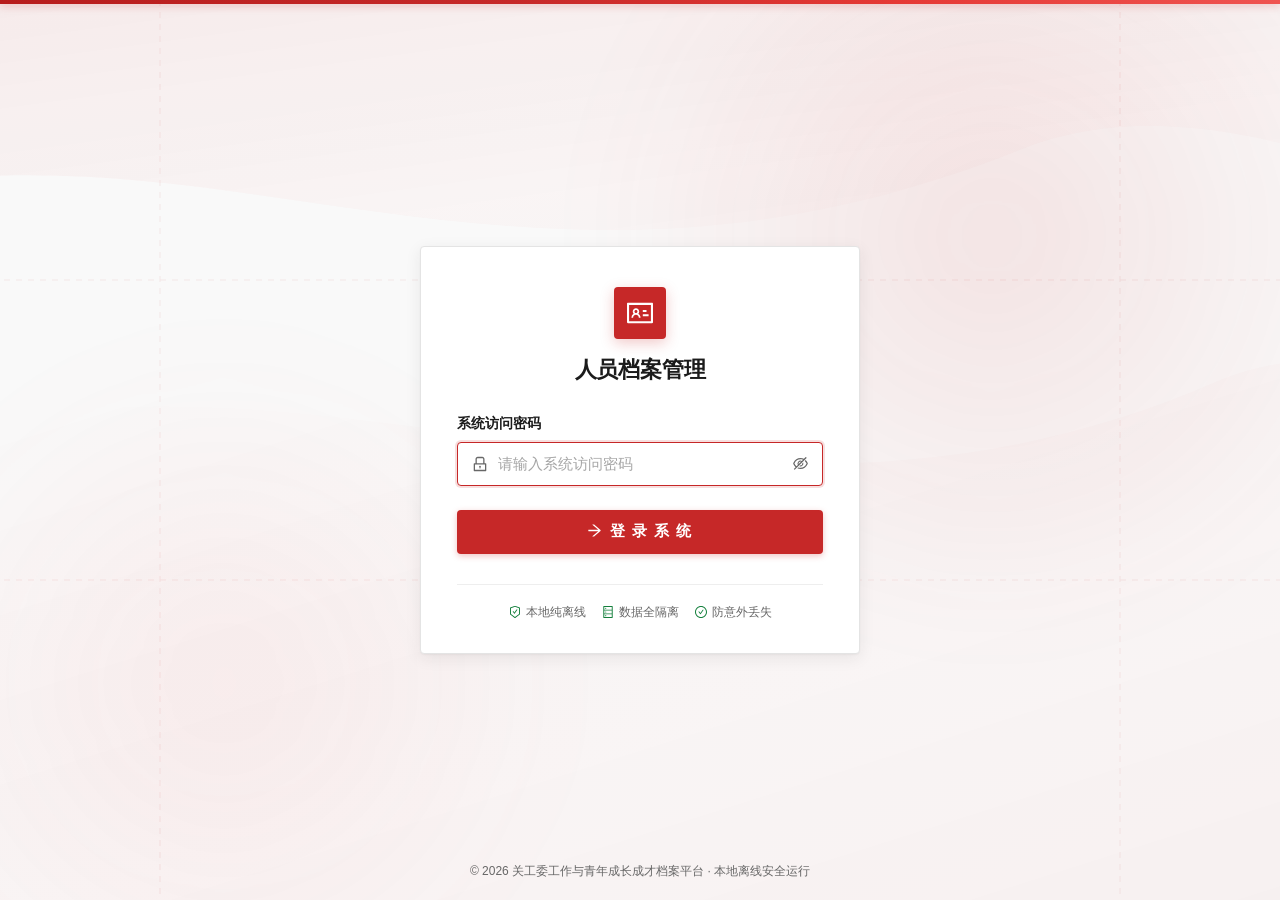
<file: index.html>
<!doctype html>
<html lang="zh-CN">
  <head>
    <meta charset="UTF-8" />
    <meta name="viewport" content="width=device-width, initial-scale=1.0" />
    <title>人员档案管理平台</title>
    <script type="module" crossorigin src="/assets/index-CtBJaLZ9.js"></script>
    <link rel="stylesheet" crossorigin href="/assets/index-A6yBNuga.css">
  </head>
  <body>
    <div id="root"></div>
  </body>
</html>
</file>
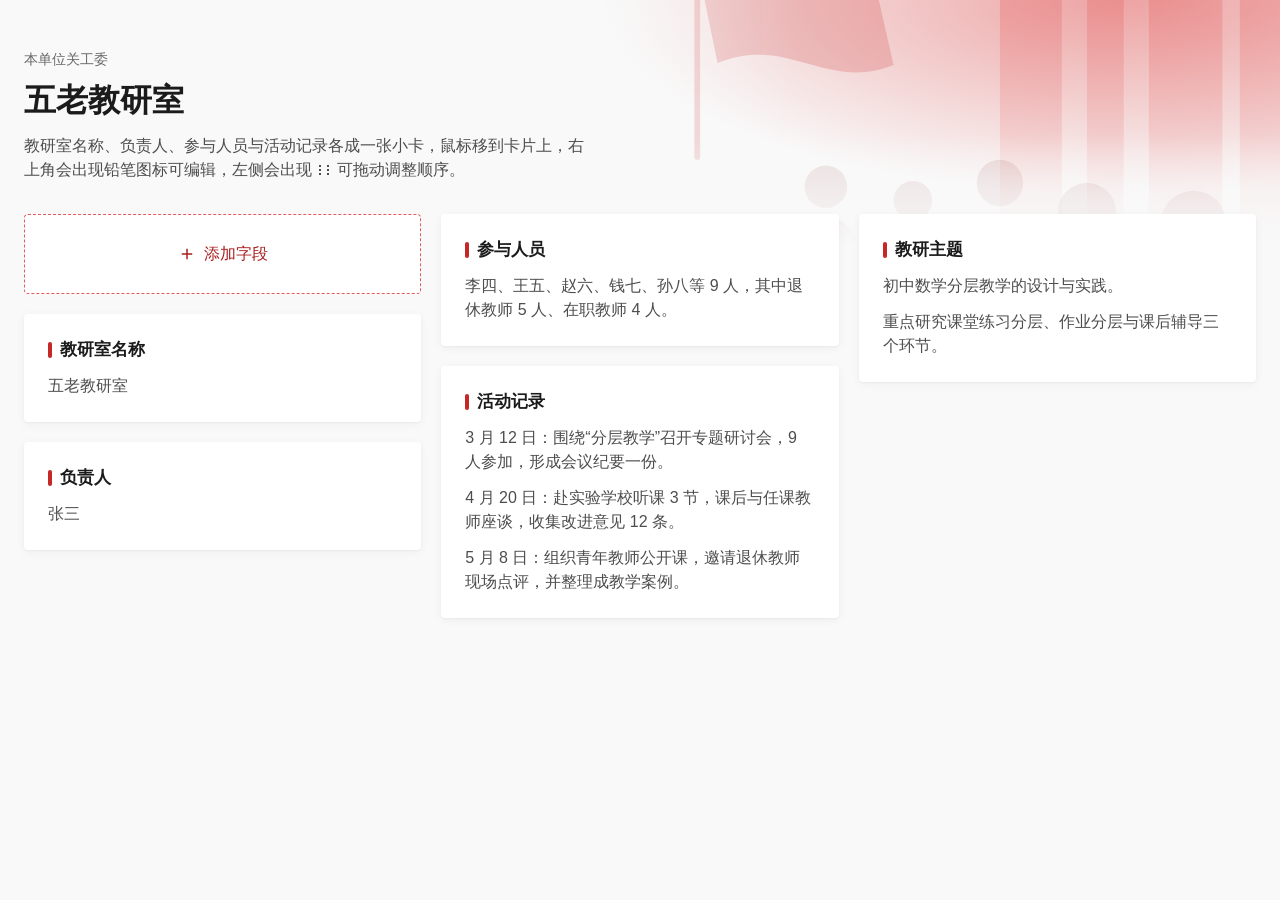
<file: ref-test.html>
<!DOCTYPE html>
<html lang="zh-CN" data-font-level="standard">
<head>
<meta charset="utf-8">
<meta name="viewport" content="width=device-width, initial-scale=1, viewport-fit=cover">
<title>五老教研室</title>
<style>
:root{
  box-sizing:border-box;
  --blue:#C62828;--blue-deep:#A91F1F;--blue-soft:#FDECEC;--blue-light:#E35B5B;
  --bg:#F9F9F9;--surface:#FFFFFF;--text:#1B1B1B;--text-2:#4D4D4D;--text-3:#676767;--placeholder:#A6A6A6;
  --border:#E4E4E4;--fill:#F5F5F5;
  --radius:4px;
  --shadow-card:0 1px 2px rgba(33,33,33,.04),0 2px 10px rgba(33,33,33,.05);
  --shadow-hover:0 2px 4px rgba(33,33,33,.05),0 6px 18px rgba(33,33,33,.07);
  --focus:0 0 0 3px rgba(198,40,40,.14);
  --fs:1;--ctl:calc(40px * var(--fs));
}
html[data-font-level="large"]{--fs:1.125}
html[data-font-level="xlarge"]{--fs:1.25}
*{box-sizing:border-box}
body{margin:0;background:var(--bg);color:var(--text);
  font:400 calc(16px * var(--fs))/1.5 -apple-system,BlinkMacSystemFont,'Segoe UI','PingFang SC','Hiragino Sans GB','Microsoft YaHei',sans-serif;
  padding-top:env(safe-area-inset-top,0px);padding-bottom:env(safe-area-inset-bottom,0px)}
button,input,textarea{font:inherit;color:inherit}
:focus-visible{outline:none;box-shadow:var(--focus)}
.wrap{max-width:1440px;margin:0 auto;padding:0 24px}
.sr{position:absolute;width:1px;height:1px;overflow:hidden;clip:rect(0 0 0 0)}

/* 头图 */
.hero{position:relative;overflow:hidden;background:var(--bg)}
.hero-art{position:absolute;right:0;top:0;width:68%;height:100%}
.hero-art svg{width:100%;height:100%;display:block}
.hero::after{content:"";position:absolute;inset:0;pointer-events:none;
  background:linear-gradient(to right,rgba(249,249,249,.96) 0,rgba(249,249,249,.9) 30%,rgba(249,249,249,0) 62%),
             linear-gradient(to bottom,rgba(249,249,249,0) 55%,var(--bg) 100%)}
.hero .wrap{position:relative;z-index:1;padding-top:48px;padding-bottom:64px}
.eyebrow{margin:0 0 8px;font-size:calc(14px * var(--fs));line-height:22px;color:var(--text-3)}
h1{margin:0 0 12px;font-size:calc(32px * var(--fs));line-height:1.375;font-weight:600}
.lead{max-width:560px;margin:0;color:var(--text-2)}

/* 瀑布流卡片 */
.content{position:relative;z-index:2;margin-top:-32px;padding-bottom:48px}
.tl{list-style:none;margin:0;padding:0;column-width:380px;column-gap:20px}
.item{break-inside:avoid;margin-bottom:20px}
.card{position:relative;padding:24px;background:var(--surface);border-radius:var(--radius);box-shadow:var(--shadow-card);transition:box-shadow .2s}
.card:hover{box-shadow:var(--shadow-hover)}
.card header{display:flex;align-items:flex-start;gap:8px;margin-bottom:12px}
.card h2{flex:1;display:flex;align-items:center;gap:8px;margin:0;font-size:calc(17px * var(--fs));line-height:24px;font-weight:600;overflow-wrap:anywhere}
.card h2::before{content:"";flex:none;width:4px;height:calc(16px * var(--fs));border-radius:3px;background:var(--blue)}
.card p{margin:0;color:var(--text-2)}
.card p+p{margin-top:12px}
.empty{display:flex;align-items:center;gap:8px;font-size:calc(15px * var(--fs));color:var(--text-3)}
.acts{display:flex;margin:-8px -8px -8px 0}
.ib{width:40px;height:40px;display:flex;align-items:center;justify-content:center;border:0;background:none;border-radius:var(--radius);color:var(--text-3);cursor:pointer;transition:background .16s,color .16s}
.ib:hover{background:var(--blue-soft);color:var(--blue-deep)}
/* 编辑、拖动：鼠标移到卡片上才显示 */
.edit,.grip{opacity:0;transition:opacity .16s,background .16s,color .16s}
.card:hover .edit,.card:hover .grip,.card:focus-within .edit,.card:focus-within .grip{opacity:1}
.grip{position:absolute;left:0;top:0;bottom:0;width:24px;display:flex;align-items:flex-start;justify-content:center;padding:27px 0 0;border:0;background:none;border-radius:var(--radius) 0 0 var(--radius);color:var(--placeholder);cursor:grab}
.grip:hover{background:var(--blue-soft);color:var(--blue)}
.grip:active{cursor:grabbing}
@media (hover:none){.edit,.grip{opacity:1}}

/* 拖动中的占位 */
.item.moving .card{background:var(--blue-soft);box-shadow:none;outline:1px dashed var(--blue)}
.item.moving .card>*{visibility:hidden}

/* 添加 / 编辑表单 */
.addbtn{width:100%;min-height:calc(80px * var(--fs));display:flex;align-items:center;justify-content:center;gap:8px;background:var(--surface);border:1px dashed var(--blue-light);border-radius:var(--radius);color:var(--blue-deep);font-weight:500;cursor:pointer;transition:background .16s,border-color .2s}
.addbtn:hover{background:var(--blue-soft);border-color:var(--blue)}
.add .card{display:none}
.add.open .card{display:block}
.add.open .addbtn{display:none}
.ef{display:flex;flex-direction:column;gap:16px}
.ef label{display:block;margin-bottom:8px;font-weight:500}
.ef input,.ef textarea{width:100%;padding:0 12px;border:1px solid var(--border);border-radius:var(--radius);background:var(--surface);transition:border-color .2s,box-shadow .2s}
.ef input{height:var(--ctl)}
.ef textarea{height:calc(112px * var(--fs));padding:8px 12px;resize:vertical}
.ef input:focus,.ef textarea:focus{outline:none;border-color:var(--blue);box-shadow:var(--focus)}
.ef input[aria-invalid="true"]{border-color:var(--blue)}
.ef ::placeholder{color:var(--placeholder)}
.btns{display:flex;flex-wrap:wrap;align-items:center;justify-content:flex-end;gap:12px}
.btns .cf{flex:1 0 100%;margin:0}
.del{margin-right:auto;min-height:40px;height:var(--ctl);padding:0 12px;border:0;background:none;border-radius:var(--radius);color:#B91C1C;cursor:pointer;transition:background .16s}
.del:hover{background:var(--blue-soft)}
.btn.danger{background:#B91C1C;border-color:#B91C1C;color:#fff}
.btn.danger:hover{background:var(--blue-deep);border-color:var(--blue-deep)}
.btn{min-height:40px;height:var(--ctl);padding:0 16px;border:1px solid var(--border);border-radius:var(--radius);background:var(--surface);cursor:pointer;transition:background .16s}
.btn:hover{background:var(--fill)}
.btn.primary{background:var(--blue);border-color:var(--blue);color:#fff}
.btn.primary:hover{background:var(--blue-deep);border-color:var(--blue-deep)}

@media (max-width:960px){.wrap{padding:0 16px}.hero-art{width:100%;opacity:.5}.hero::after{background:linear-gradient(to bottom,rgba(249,249,249,.85),rgba(249,249,249,.4) 60%,var(--bg))}}
</style>
</head>
<body>
<section class="hero">
  <div class="hero-art" aria-hidden="true">
    <!-- 占位头图：用你的真实图片替换这个 <svg> -->
    <svg viewBox="0 0 900 340" preserveAspectRatio="xMaxYMid slice">
      <defs>
        <radialGradient id="glow" cx="82%" cy="12%" r="60%"><stop offset="0" stop-color="#E35B5B" stop-opacity=".55"/><stop offset="1" stop-color="#E35B5B" stop-opacity="0"/></radialGradient>
        <linearGradient id="bar" x1="0" y1="0" x2="0" y2="1"><stop offset="0" stop-color="#E35B5B" stop-opacity=".32"/><stop offset="1" stop-color="#E35B5B" stop-opacity="0"/></linearGradient>
      </defs>
      <rect width="900" height="340" fill="url(#glow)"/>
      <g fill="url(#bar)"><rect x="610" y="0" width="64" height="340"/><rect x="700" y="0" width="38" height="340"/><rect x="764" y="0" width="76" height="340"/><rect x="858" y="0" width="42" height="340"/></g>
      <g fill="#C62828" opacity=".2"><path d="M300 20C370 -6 410 52 480 22L500 110C430 138 390 78 318 108Z"/><rect x="294" y="18" width="6" height="190" rx="2"/></g>
      <g fill="#7F1616" opacity=".12">
        <circle cx="430" cy="236" r="22"/><ellipse cx="430" cy="320" rx="40" ry="52"/>
        <circle cx="520" cy="250" r="20"/><ellipse cx="520" cy="330" rx="38" ry="50"/>
        <circle cx="610" cy="232" r="24"/><ellipse cx="610" cy="318" rx="44" ry="54"/>
        <circle cx="700" cy="262" r="30"/><ellipse cx="700" cy="350" rx="56" ry="64"/>
        <circle cx="810" cy="274" r="34"/><ellipse cx="810" cy="364" rx="62" ry="70"/>
      </g>
    </svg>
  </div>
  <div class="wrap">
    <p class="eyebrow">本单位关工委</p>
    <h1>五老教研室</h1>
    <p class="lead">教研室名称、负责人、参与人员与活动记录各成一张小卡，鼠标移到卡片上，右上角会出现铅笔图标可编辑，左侧会出现 ⋮⋮ 可拖动调整顺序。</p>
  </div>
</section>

<main class="content wrap">
  <ol class="tl" id="tl">
    <li class="item add" id="add">
      <button class="addbtn" type="button" id="openAdd"><svg width="18" height="18" viewBox="0 0 24 24" fill="none" stroke="currentColor" stroke-width="2" aria-hidden="true"><path d="M12 5v14M5 12h14"/></svg>添加字段</button>
      <article class="card" id="addCard"></article>
    </li>
  </ol>
  <div class="sr" id="live" aria-live="polite"></div>
</main>

<script>
const GRIP='<svg width="12" height="18" viewBox="0 0 12 18" fill="currentColor" aria-hidden="true"><circle cx="3" cy="3" r="1.5"/><circle cx="9" cy="3" r="1.5"/><circle cx="3" cy="9" r="1.5"/><circle cx="9" cy="9" r="1.5"/><circle cx="3" cy="15" r="1.5"/><circle cx="9" cy="15" r="1.5"/></svg>';
const PEN='<svg width="18" height="18" viewBox="0 0 24 24" fill="none" stroke="currentColor" stroke-width="2" aria-hidden="true"><path d="M4 20l4-1 11-11-3-3L5 16zM14 7l3 3"/></svg>';
const EMPTY='<div class="empty"><svg width="18" height="18" viewBox="0 0 24 24" fill="none" stroke="currentColor" stroke-width="2" aria-hidden="true"><path d="M4 5h16v11H8l-4 4z"/></svg>暂无内容</div>';
const esc=s=>s.replace(/[&<>"]/g,c=>({'&':'&amp;','<':'&lt;','>':'&gt;','"':'&quot;'}[c]));
const tl=document.getElementById('tl'),add=document.getElementById('add'),live=document.getElementById('live');
let uid=0,drag=null,lastMove=0;

function paint(li){
  const d=li._d, body=d.b.trim()?d.b.trim().split(/\n+/).map(p=>`<p>${esc(p)}</p>`).join(''):EMPTY;
  li.innerHTML=`<article class="card"><button class="grip" type="button" draggable="true" aria-label="拖动调整“${esc(d.t)}”的顺序，也可按方向键" title="拖动排序">${GRIP}</button><header><h2>${esc(d.t)}</h2><div class="acts">
    <button class="ib edit" type="button" aria-label="编辑“${esc(d.t)}”" title="编辑">${PEN}</button></div></header>${body}</article>`;
}
function form(t,b,ok,del){const i=++uid;
  return `<div class="ef"><div><label for="t${i}">字段名称</label><input id="t${i}" type="text" value="${esc(t)}" placeholder="例如：经费使用情况"></div>
  <div><label for="b${i}">字段内容</label><textarea id="b${i}" placeholder="请输入内容">${esc(b)}</textarea></div>
  <div class="btns">${del?'<button class="del" type="button">删除</button>':''}<button class="btn cancel" type="button">取消</button><button class="btn primary save" type="button">${ok}</button></div></div>`;
}
function edit(li){const d=li._d;li.innerHTML=`<article class="card">${form(d.t,d.b,'保存',true)}</article>`;li.querySelector('input').focus()}
function create(d){const li=document.createElement('li');li.className='item';li._d=d;paint(li);return li}

[['教研室名称','五老教研室'],['负责人','张三'],
 ['参与人员','李四、王五、赵六、钱七、孙八等 9 人，其中退休教师 5 人、在职教师 4 人。'],
 ['活动记录','3 月 12 日：围绕“分层教学”召开专题研讨会，9 人参加，形成会议纪要一份。\n4 月 20 日：赴实验学校听课 3 节，课后与任课教师座谈，收集改进意见 12 条。\n5 月 8 日：组织青年教师公开课，邀请退休教师现场点评，并整理成教学案例。'],
 ['教研主题','初中数学分层教学的设计与实践。\n重点研究课堂练习分层、作业分层与课后辅导三个环节。']
].forEach(([t,b])=>tl.appendChild(create({t,b})));

/* 添加 */
const addCard=document.getElementById('addCard');
const openAdd=v=>{add.classList.toggle('open',v);if(v){addCard.innerHTML=form('','','确定');addCard.querySelector('input').focus()}else document.getElementById('openAdd').focus()};
document.getElementById('openAdd').onclick=()=>openAdd(true);

/* 编辑 / 保存 / 取消（事件委托） */
tl.addEventListener('click',e=>{
  const li=e.target.closest('.item');if(!li)return;
  if(e.target.closest('.edit'))return edit(li);
  if(e.target.closest('.cancel'))return li===add?openAdd(false):paint(li);
  if(e.target.closest('.del')){const b=li.querySelector('.btns');li._btns=b.innerHTML;b.innerHTML='<p class="cf">确定删除这个字段吗？删除后无法恢复。</p><button class="btn undo" type="button">取消</button><button class="btn danger yes" type="button">确认删除</button>';b.querySelector('.undo').focus();return}
  if(e.target.closest('.undo')){const b=li.querySelector('.btns');b.innerHTML=li._btns;b.querySelector('.del').focus();return}
  if(e.target.closest('.yes')){li.remove();live.textContent='已删除';document.getElementById('openAdd').focus();return}
  if(e.target.closest('.save')){
    const inp=li.querySelector('input'),t=inp.value.trim(),b=li.querySelector('textarea').value;
    if(!t){inp.setAttribute('aria-invalid','true');inp.focus();return}
    if(li===add){const n=create({t,b});tl.appendChild(n);openAdd(false);n.scrollIntoView({block:'nearest',behavior:'smooth'})}
    else{li._d={t,b};paint(li);li.querySelector('.edit').focus()}
  }
});
tl.addEventListener('keydown',e=>{
  const li=e.target.closest('.item');if(!li)return;
  if(e.key==='Escape'&&e.target.closest('.ef')){li===add?openAdd(false):paint(li);return}
  const g=e.target.closest('.grip');if(!g)return;
  const back=e.key==='ArrowUp'||e.key==='ArrowLeft',fwd=e.key==='ArrowDown'||e.key==='ArrowRight';
  if(!back&&!fwd)return;e.preventDefault();
  if(back){const p=li.previousElementSibling;if(p&&p!==add)tl.insertBefore(li,p);else return}
  else{const n=li.nextElementSibling;if(n)tl.insertBefore(li,n.nextElementSibling);else return}
  li.querySelector('.grip').focus();
  live.textContent=`已移动到第 ${[...tl.children].indexOf(li)} 位`;
});

/* 拖拽排序：拖动时卡片实时让位，松手即确定 */
tl.addEventListener('dragstart',e=>{
  const g=e.target.closest('.grip');if(!g)return;
  drag=g.closest('.item');
  e.dataTransfer.setData('text/plain','move');e.dataTransfer.effectAllowed='move';
  e.dataTransfer.setDragImage(drag.querySelector('.card'),24,24);
  setTimeout(()=>drag&&drag.classList.add('moving'),0);
});
tl.addEventListener('dragend',()=>{if(drag)drag.classList.remove('moving');drag=null});
const area=document.querySelector('.content');
area.addEventListener('dragover',e=>{
  if(!drag)return;e.preventDefault();e.dataTransfer.dropEffect='move';
  if(performance.now()-lastMove<180)return;
  let best=null,bd=Infinity;
  for(const it of tl.children){
    const r=it.getBoundingClientRect(),
      dx=e.clientX<r.left?r.left-e.clientX:e.clientX>r.right?e.clientX-r.right:0,
      dy=e.clientY<r.top?r.top-e.clientY:e.clientY>r.bottom?e.clientY-r.bottom:0,
      d=dx*dx+dy*dy;
    if(d<bd){bd=d;best=it}
  }
  if(!best||best===drag)return;
  const r=best.getBoundingClientRect(),after=best===add||e.clientY>r.top+r.height/2;
  const ref=after?best.nextElementSibling:best;
  if(ref===drag)return;
  tl.insertBefore(drag,ref);lastMove=performance.now();
});
area.addEventListener('drop',e=>{if(drag)e.preventDefault()});
</script>
</body>
</html>
</file>
<file: assets/index-A6yBNuga.css>
html,body{width:100%;height:100%}input::-ms-clear,input::-ms-reveal{display:none}*,*:before,*:after{box-sizing:border-box}html{font-family:sans-serif;line-height:1.15;-webkit-text-size-adjust:100%;-ms-text-size-adjust:100%;-ms-overflow-style:scrollbar;-webkit-tap-highlight-color:rgba(0,0,0,0)}@-ms-viewport{width:device-width}body{margin:0}[tabindex="-1"]:focus{outline:none}hr{box-sizing:content-box;height:0;overflow:visible}h1,h2,h3,h4,h5,h6{margin-top:0;margin-bottom:.5em;font-weight:500}p{margin-top:0;margin-bottom:1em}abbr[title],abbr[data-original-title]{-webkit-text-decoration:underline dotted;text-decoration:underline dotted;border-bottom:0;cursor:help}address{margin-bottom:1em;font-style:normal;line-height:inherit}input[type=text],input[type=password],input[type=number],textarea{-webkit-appearance:none}ol,ul,dl{margin-top:0;margin-bottom:1em}ol ol,ul ul,ol ul,ul ol{margin-bottom:0}dt{font-weight:500}dd{margin-bottom:.5em;margin-left:0}blockquote{margin:0 0 1em}dfn{font-style:italic}b,strong{font-weight:bolder}small{font-size:80%}sub,sup{position:relative;font-size:75%;line-height:0;vertical-align:baseline}sub{bottom:-.25em}sup{top:-.5em}pre,code,kbd,samp{font-size:1em;font-family:SFMono-Regular,Consolas,Liberation Mono,Menlo,Courier,monospace}pre{margin-top:0;margin-bottom:1em;overflow:auto}figure{margin:0 0 1em}img{vertical-align:middle;border-style:none}a,area,button,[role=button],input:not([type=range]),label,select,summary,textarea{touch-action:manipulation}table{border-collapse:collapse}caption{padding-top:.75em;padding-bottom:.3em;text-align:left;caption-side:bottom}input,button,select,optgroup,textarea{margin:0;color:inherit;font-size:inherit;font-family:inherit;line-height:inherit}button,input{overflow:visible}button,select{text-transform:none}button,html [type=button],[type=reset],[type=submit]{-webkit-appearance:button}button::-moz-focus-inner,[type=button]::-moz-focus-inner,[type=reset]::-moz-focus-inner,[type=submit]::-moz-focus-inner{padding:0;border-style:none}input[type=radio],input[type=checkbox]{box-sizing:border-box;padding:0}input[type=date],input[type=time],input[type=datetime-local],input[type=month]{-webkit-appearance:listbox}textarea{overflow:auto;resize:vertical}fieldset{min-width:0;margin:0;padding:0;border:0}legend{display:block;width:100%;max-width:100%;margin-bottom:.5em;padding:0;color:inherit;font-size:1.5em;line-height:inherit;white-space:normal}progress{vertical-align:baseline}[type=number]::-webkit-inner-spin-button,[type=number]::-webkit-outer-spin-button{height:auto}[type=search]{outline-offset:-2px;-webkit-appearance:none}[type=search]::-webkit-search-cancel-button,[type=search]::-webkit-search-decoration{-webkit-appearance:none}::-webkit-file-upload-button{font:inherit;-webkit-appearance:button}output{display:inline-block}summary{display:list-item}template{display:none}[hidden]{display:none!important}mark{padding:.2em;background-color:#feffe6}:root{--fs: 1;--blue: #c62828;--blue-deep: #a91f1f;--blue-soft: #fdecec;--bg: #f9f9f9;--surface: #ffffff;--border: #e4e4e4;--border-soft: #eeeeee;--text: #1b1b1b;--text-2: #4d4d4d;--text-3: #676767;--placeholder: #8c8c8c;--green: #15803d;--orange: #b45309;--danger: #b91c1c;--radius: 4px}html[data-font-level=large]{--fs: 1.125}html[data-font-level=xlarge]{--fs: 1.25}*{box-sizing:border-box}html,body,#root{height:100%}body{margin:0;background:var(--bg);color:var(--text);font-size:calc(16px * var(--fs));line-height:1.5;font-family:-apple-system,BlinkMacSystemFont,Segoe UI,PingFang SC,Hiragino Sans GB,Microsoft YaHei,sans-serif;-webkit-font-smoothing:antialiased;text-rendering:optimizeLegibility}::selection{background:#c6282829}html{scrollbar-color:#cfcfcf transparent;scrollbar-width:thin}::-webkit-scrollbar{width:8px;height:8px}::-webkit-scrollbar-thumb{background:#cfcfcf;border:2px solid transparent;background-clip:padding-box;border-radius:4px}::-webkit-scrollbar-thumb:hover{background:#b3b3b3;background-clip:padding-box}::-webkit-scrollbar-track,::-webkit-scrollbar-corner{background:transparent}.ant-select-dropdown .rc-virtual-list,.ant-select-dropdown .rc-virtual-list-holder,.ant-select-dropdown-menu,.ant-modal-body{scrollbar-color:#cfcfcf transparent!important;scrollbar-width:thin!important}.ant-select-dropdown .rc-virtual-list::-webkit-scrollbar,.ant-select-dropdown .rc-virtual-list-holder::-webkit-scrollbar,.ant-select-dropdown-menu::-webkit-scrollbar,.ant-modal-body::-webkit-scrollbar{width:8px!important;height:8px!important}.ant-select-dropdown .rc-virtual-list::-webkit-scrollbar-thumb,.ant-select-dropdown .rc-virtual-list-holder::-webkit-scrollbar-thumb,.ant-select-dropdown-menu::-webkit-scrollbar-thumb,.ant-modal-body::-webkit-scrollbar-thumb{background:#cfcfcf!important;border:2px solid transparent!important;background-clip:padding-box!important;border-radius:4px!important}.ant-select-dropdown .rc-virtual-list::-webkit-scrollbar-thumb:hover,.ant-select-dropdown .rc-virtual-list-holder::-webkit-scrollbar-thumb:hover,.ant-select-dropdown-menu::-webkit-scrollbar-thumb:hover,.ant-modal-body::-webkit-scrollbar-thumb:hover{background:#b3b3b3!important;background-clip:padding-box!important}.ant-select-dropdown .rc-virtual-list::-webkit-scrollbar-track,.ant-select-dropdown .rc-virtual-list-holder::-webkit-scrollbar-track,.ant-select-dropdown-menu::-webkit-scrollbar-track,.ant-modal-body::-webkit-scrollbar-track{background:transparent!important}.app-shell{min-height:100vh}.sider{position:fixed;inset:0 auto 0 0;z-index:30;display:flex;flex-direction:column;width:320px;background:var(--surface);border-right:1px solid var(--border)}.logo{display:flex;align-items:center;gap:12px;height:72px;padding:0 16px 0 20px;border-bottom:1px solid var(--border-soft);position:relative}.logo-mark{display:grid;place-items:center;width:38px;height:38px;border-radius:var(--radius);color:#fff;font-size:calc(18px * var(--fs));background:#c62828;flex-shrink:0;overflow:hidden}.logo-name{font-size:calc(17px * var(--fs));font-weight:600;letter-spacing:.2px;line-height:calc(24px * var(--fs));color:var(--text-1);white-space:nowrap;overflow:hidden;text-overflow:ellipsis}.logo-edit-btn{display:inline-flex;align-items:center;justify-content:center;width:28px;height:28px;margin-left:auto;border:none;border-radius:var(--radius);background:transparent;color:#1f1f1f;font-size:14px;cursor:pointer;opacity:0;pointer-events:none;transition:opacity .2s cubic-bezier(.4,0,.2,1),background .15s,color .15s;flex-shrink:0}.logo:hover .logo-edit-btn{opacity:1;pointer-events:auto}.logo-edit-btn:hover{background:#f0f2f5;color:#000}.nav-scroll{flex:1;overflow-y:auto;overflow-x:hidden;padding:16px 12px}.nav-group+.nav-group{margin-top:16px}.nav-group-label{display:flex;align-items:center;margin:0 0 8px;padding:0 12px 0 8px;font-size:calc(14px * var(--fs));font-weight:600;letter-spacing:.5px;color:var(--text-3);position:relative}.nav-group-header-inner{display:flex;align-items:center;justify-content:space-between;width:100%}.nav-group-title{display:flex;align-items:center;gap:6px;flex:1;min-width:0}.nav-group-title>span:first-child{overflow:hidden;text-overflow:ellipsis;white-space:nowrap}.nav-custom-badge{display:inline-flex;align-items:center;justify-content:center;padding:1px 5px;font-size:11px;font-weight:400;line-height:1.3;color:var(--text-3);background:var(--surface-hover, #f0f2f5);border-radius:3px;flex-shrink:0;letter-spacing:0;opacity:0;pointer-events:none;transition:opacity .16s ease}.nav-menu .ant-menu-item:hover .nav-custom-badge,.nav-menu .ant-menu-submenu-title:hover .nav-custom-badge,.nav-group-label:hover .nav-custom-badge,.nav-group-header:hover .nav-custom-badge{opacity:1;pointer-events:auto}.nav-group-actions{display:flex;align-items:center;gap:6px;opacity:0;pointer-events:none;transition:opacity .15s ease;flex-shrink:0}.nav-group-label:hover .nav-group-actions{opacity:1;pointer-events:auto}.nav-group-act-btn{display:inline-flex;align-items:center;justify-content:center;width:20px;height:20px;padding:0;border:none;border-radius:var(--radius);background:transparent;color:var(--text-3);font-size:12px;cursor:pointer;transition:all .15s}.nav-group-act-btn:hover{background:#fef2f2;color:#d32f2f}.nav-group-act-btn.del:hover{color:#d32f2f;background:#fef2f2}.nav-editable-actions{display:flex;align-items:center;gap:6px;flex-shrink:0}.nav-editable-btn.del:hover{color:#d32f2f!important;background:#fef2f2!important}.nav-add-group-section{padding:6px 12px 14px}.nav-add-group-btn{display:flex;align-items:center;justify-content:center;gap:6px;width:100%;height:34px;border:1px dashed var(--border);border-radius:var(--radius);background:transparent;color:var(--text-2);font-size:13px;cursor:pointer;transition:all .2s ease}.nav-add-group-btn:hover{border-color:var(--primary, #c62828);color:var(--primary, #c62828);background:#c628280a}.menu-type-opts{display:grid;grid-template-columns:1fr 1fr;gap:12px}.menu-type-opt{position:relative;display:flex;flex-direction:column;gap:8px;padding:16px;border:1px solid var(--border, #e4e4e4);border-radius:var(--radius, 4px);background:var(--surface, #ffffff);cursor:pointer;transition:border-color .2s,background .16s,box-shadow .2s;text-align:left}.menu-type-opt:hover{border-color:#e35b5b}.menu-type-opt.is-active{border-color:var(--primary, #c62828);background:#fdecec}.menu-type-dot{position:absolute;top:16px;right:16px;width:20px;height:20px;border-radius:50%;border:1px solid #a6a6a6;background:#fff;transition:all .2s ease}.menu-type-opt.is-active .menu-type-dot{border:6px solid var(--primary, #c62828)}.menu-type-ot{font-weight:600;font-size:16px;line-height:24px;color:var(--text-1, #1b1b1b)}.menu-type-od{font-size:13px;line-height:20px;color:var(--text-3, #676767)}.menu-type-opt.is-active .menu-type-od{color:var(--text-2, #4d4d4d)}.menu-type-mini{display:flex;flex-direction:column;gap:6px;padding:12px;border-radius:var(--radius, 4px);background:#fafafa;margin-top:4px;transition:background .16s}.menu-type-opt.is-active .menu-type-mini{background:#fff}.menu-type-mini i{display:block;height:8px;width:72%;border-radius:4px;background:var(--border, #e4e4e4)}.menu-type-mini i.par{background:#a6a6a6}.menu-type-mini i.sub2{margin-left:16px;width:48%}.menu-type-mini i.hit{background:#e35b5b}.menu-type-opt.is-active .menu-type-mini i.hit{background:var(--primary, #c62828)}.menu-dlg-btn{min-height:40px;height:40px;padding:0 24px;border:1px solid var(--border, #e4e4e4);border-radius:var(--radius, 4px);background:var(--surface, #ffffff);cursor:pointer;transition:all .16s ease;font-size:15px;font-weight:500;display:inline-flex;align-items:center;justify-content:center}.menu-dlg-btn:hover{background:#f5f5f5}.menu-dlg-btn.primary{background:var(--primary, #c62828);border-color:var(--primary, #c62828);color:#fff}.menu-dlg-btn.primary:hover{background:#a91f1f;border-color:#a91f1f}.menu-dlg-btn:disabled,.menu-dlg-btn:disabled:hover{background:#f6f6f6!important;border-color:#e4e4e4!important;color:#a6a6a6!important;cursor:not-allowed;box-shadow:none!important}.menu-dlg-input{width:100%;height:40px;padding:0 12px;border:1px solid var(--border, #e4e4e4);border-radius:var(--radius, 4px);background:var(--surface, #ffffff);transition:border-color .2s,box-shadow .2s;font-size:15px;outline:none;box-sizing:border-box}.menu-dlg-input:focus{border-color:var(--primary, #c62828);box-shadow:0 0 0 3px #c6282824}.menu-dlg-input.has-error{border-color:#b91c1c}.custom-nav-empty-hint{padding:12px 16px;font-size:14px;color:var(--text-3, #8c8c8c);text-align:center;-webkit-user-select:none;user-select:none}.custom-nav-empty-link{color:var(--primary, #c62828);cursor:pointer;font-weight:500;transition:color .16s ease}.custom-nav-empty-link:hover{color:var(--primary-hover, #a91f1f);text-decoration:underline}.nav-divider{height:1px;background:var(--border-soft);margin:4px -12px 16px}.nav-group-label .nav-editable{display:flex;align-items:center;justify-content:space-between;width:100%}.nav-group-label .nav-editable-text{line-height:1.2}.nav-group-label .nav-editable-btn{display:inline-flex;align-items:center;justify-content:center;width:22px;height:22px;flex-shrink:0}.nav-group-label .nav-editable.is-editing{display:flex;align-items:center;justify-content:space-between;width:100%;gap:6px}.nav-group-label .nav-editable.is-editing .nav-editable-field{flex:1;min-width:0}.nav-menu.ant-menu{border-inline-end:none!important;background:transparent}.nav-menu .ant-menu-item{width:100%;margin:0!important;padding-inline-end:12px!important}.nav-menu .ant-menu-item-icon,.nav-menu .ant-menu-submenu-title .ant-menu-item-icon{display:inline-flex;align-items:center;line-height:1;margin-inline-end:8px}.nav-menu .ant-menu-item,.nav-menu .ant-menu-submenu-title{display:flex!important;align-items:center!important;width:100%!important;min-width:0!important;overflow:hidden!important}.nav-menu .ant-menu-submenu{min-width:0!important}.nav-menu .nav-editable{display:flex!important;flex:1 1 auto!important;min-width:0!important;overflow:hidden!important;align-items:center;justify-content:space-between;gap:8px}.nav-menu .nav-editable-content{display:flex!important;align-items:center;gap:6px;flex:1 1 auto!important;min-width:0!important;overflow:hidden!important}.nav-menu .nav-editable-text{flex:0 1 auto!important;min-width:0!important;overflow:hidden!important;text-overflow:ellipsis;white-space:nowrap;line-height:1}.nav-menu .nav-editable-content .nav-custom-badge{flex:0 0 auto!important}.nav-menu .nav-editable-btn{flex:0 0 22px!important}.nav-menu .ant-menu-title-content,.nav-menu .nav-editable-text{line-height:1}.nav-menu .ant-menu-submenu-arrow{margin-inline-start:8px}.nav-menu .ant-menu-item-selected{font-weight:500}.nav-menu .ant-menu-title-content{display:flex;min-width:0;align-items:center;justify-content:space-between}.nav-menu .ant-menu-title-content>span{display:flex;flex:1;align-items:center;justify-content:space-between}.nav-count{min-width:24px;padding:0 6px;border-radius:var(--radius);background:#f2f2f2;color:var(--text-3);font-size:calc(14px * var(--fs));line-height:calc(20px * var(--fs));text-align:center}.nav-menu .ant-menu-item-selected .nav-count{background:#c628281a;color:var(--blue)}.nav-editable{display:inline-flex;align-items:center}.nav-editable .nav-count{flex:0 0 auto}.nav-editable-btn{display:inline-flex;align-items:center;justify-content:center;width:22px;height:22px;padding:0;border:none;border-radius:3px;background:transparent;color:var(--text-3);font-size:calc(13px * var(--fs));cursor:pointer;opacity:0;transition:opacity .16s ease,color .16s ease,background .16s ease}.nav-menu .ant-menu-item:hover .nav-editable-btn,.nav-menu .ant-menu-submenu-title:hover .nav-editable-btn,.nav-group-label:hover .nav-editable-btn,.nav-editable-btn:focus-visible{opacity:1}.nav-editable-btn:hover{background:#fef2f2;color:#d32f2f}.nav-menu .ant-menu-item-selected .nav-editable-btn,.nav-menu .ant-menu-submenu-selected>.ant-menu-submenu-title .nav-editable-btn{color:var(--text-3)}.nav-menu .ant-menu-item-selected .nav-editable-btn:hover,.nav-menu .ant-menu-submenu-selected>.ant-menu-submenu-title .nav-editable-btn:hover{background:#fef2f2;color:#d32f2f}.nav-editable-btn:focus-visible{outline:none;box-shadow:0 0 0 3px #c6282829}.nav-editable.is-editing{display:flex!important;flex:1 1 auto!important;min-width:0!important;align-items:center!important;justify-content:flex-start!important;gap:6px!important;overflow:visible!important}.nav-editable-field{position:relative;flex:1 1 auto;min-width:0;display:flex;align-items:center}.nav-editable-input.ant-input-affix-wrapper{width:100%;height:28px;padding:0 6px 0 8px!important;border-radius:var(--radius);border:1px solid var(--blue, #c62828)!important;background:var(--surface)!important;box-shadow:none!important;display:inline-flex;align-items:center}.nav-editable-input.ant-input-affix-wrapper-focused,.nav-editable-input.ant-input-affix-wrapper:focus-within{border-color:var(--blue, #c62828)!important;box-shadow:0 0 0 2px #c6282826!important}.nav-editable-input.ant-input-affix-wrapper input.ant-input{height:26px;padding:0!important;font-size:calc(14px * var(--fs));border:none!important;box-shadow:none!important;background:transparent!important;color:var(--text)}.nav-editable-input.ant-input-affix-wrapper .ant-input-suffix{margin-inline-start:4px;display:inline-flex;align-items:center}.nav-editable-input.ant-input{width:100%;height:28px;padding:0 8px;font-size:calc(14px * var(--fs));border-radius:var(--radius);border:1px solid var(--blue, #c62828)}.nav-editable-btn.is-editing.is-restore{width:22px;height:22px;display:inline-flex;align-items:center;justify-content:center;border:none;background:transparent;border-radius:var(--radius);cursor:pointer;padding:0;color:var(--text-3, #8c8c8c);font-size:15px;transition:color .16s ease,background-color .16s ease,transform .12s ease}.nav-editable-btn.is-editing.is-restore .anticon,.nav-editable-btn.is-editing.is-restore svg{font-size:15px!important;width:15px;height:15px;display:inline-flex;align-items:center;justify-content:center}.nav-editable-btn.is-editing.is-restore:hover{background:#c628281f!important;color:var(--blue, #c62828)!important}.nav-editable-btn.is-editing.is-restore:active{background:#c6282838!important;color:var(--blue-deep, #a91f1f)!important;transform:scale(.92)}.nav-editable-btn.is-editing.is-confirm{width:24px;height:24px;display:inline-flex;align-items:center;justify-content:center;border:none;background:transparent;border-radius:var(--radius);cursor:pointer;padding:0;color:var(--blue, #c62828)!important;font-size:16px;font-weight:700;flex-shrink:0;transition:color .16s ease,background-color .16s ease,transform .16s ease}.nav-editable-btn.is-editing.is-confirm:hover{background:#c628281f!important;color:var(--blue-deep, #a91f1f)!important}.nav-editable-btn.is-editing.is-confirm:active{background:#c6282838!important;color:var(--blue-deep, #a91f1f)!important;transform:scale(.92)}.sider-foot{padding:12px;border-top:1px solid var(--border-soft)}.font-switch{margin-bottom:12px}.font-switch-label{margin:0 8px 4px;font-size:calc(14px * var(--fs));color:var(--text-3);white-space:nowrap}.font-switch .ant-segmented{padding:3px;background:#f2f2f2;font-size:calc(14px * var(--fs))}.font-switch .ant-segmented-item{border-radius:3px;color:var(--text-2)}.font-switch .ant-segmented-item-selected{color:var(--blue-deep);font-weight:600}.font-switch .ant-segmented-item-label{min-height:34px;padding-inline:9px;line-height:34px}.db-card{display:flex;align-items:center;gap:12px;padding:12px;border:1px solid var(--border-soft);border-radius:var(--radius);background:#fafafa;cursor:pointer;transition:background .2s ease,box-shadow .2s ease}.db-card:hover{background:#f3f3f3}.db-card:focus-visible{outline:2px solid var(--text-2);outline-offset:1px}.db-arrow{flex:0 0 auto;font-size:calc(12px * var(--fs));color:var(--text-3);transition:transform .2s ease,color .2s ease}.db-card:hover .db-arrow{color:var(--text-2);transform:translate(2px)}.db-icon{display:grid;place-items:center;width:36px;height:36px;flex:0 0 36px;border-radius:var(--radius);background:var(--blue-soft);color:var(--blue);font-size:calc(16px * var(--fs))}.db-title{display:flex;align-items:center;gap:6px;font-size:calc(14px * var(--fs));font-weight:500;color:var(--text-2)}.db-sub{margin-top:2px;font-size:calc(14px * var(--fs));color:var(--text-3)}.dot{width:7px;height:7px;border-radius:50%;background:var(--green);box-shadow:0 0 0 3px #15803d24}.main{display:flex;flex-direction:column;min-height:100vh;margin-left:320px}.header{position:sticky;top:0;z-index:20;display:flex;align-items:center;justify-content:space-between;gap:16px;height:72px;padding:0 24px;background:#ffffffeb;-webkit-backdrop-filter:saturate(180%) blur(12px);backdrop-filter:saturate(180%) blur(12px);border-bottom:1px solid var(--border)}.header-crumb{display:flex;align-items:center;gap:8px;font-size:calc(15px * var(--fs))}.crumb-muted{color:var(--text-3)}.crumb-link{padding:0;border:none;border-radius:3px;background:transparent;color:var(--text-3);font:inherit;cursor:pointer;transition:color .16s ease}.crumb-link:hover{color:var(--blue-deep)}.crumb-link:focus-visible{outline:none;box-shadow:0 0 0 3px #c6282824}.crumb-sep{color:#b6b6b6}.crumb-current{font-weight:600;color:var(--text)}.header-right{display:flex;align-items:center;gap:10px}.header-search.ant-input-affix-wrapper{width:100%;height:38px;padding-inline:12px;border:1px solid var(--border);background:#fff;border-radius:var(--radius);box-shadow:0 1px 2px #00000008;transition:all .2s cubic-bezier(.4,0,.2,1)}.header-search.ant-input-affix-wrapper:hover{border-color:#c4c4c4;background:#fff;box-shadow:0 2px 5px #0000000d}.header-search.ant-input-affix-wrapper:focus,.header-search.ant-input-affix-wrapper-focused{border-color:var(--blue)!important;background:#fff!important;box-shadow:0 0 0 3px #c628281f!important}.header-search .ant-input{background:transparent;color:var(--text);font-size:calc(14px * var(--fs))}.header-search .ant-input::placeholder{color:var(--text-3);font-size:calc(14px * var(--fs))}.header-search .ant-input-prefix{margin-inline-end:8px;color:var(--text-3);font-size:calc(15px * var(--fs));transition:color .2s ease}.header-search.ant-input-affix-wrapper-focused .ant-input-prefix{color:var(--blue)}.header-search .ant-input-clear-icon{color:var(--text-3);font-size:calc(13px * var(--fs));transition:color .16s ease}.header-search .ant-input-clear-icon:hover{color:var(--text)}.gs-wrap{position:relative}.gs-cat-article{--gs-tc: #0f766e;--gs-tb: #ecf9f6}.gs-cat-form{--gs-tc: #a91f1f;--gs-tb: #fdecec}.gs-cat-card{--gs-tc: #565656;--gs-tb: #f6f6f6}.gs-panel{width:640px;max-width:calc(100vw - 48px);background:#fff;border-radius:var(--radius);box-shadow:0 4px 12px #21212114,0 1px 3px #2121210f;overflow:hidden}.gs-tabs{display:flex;gap:4px;padding:12px 16px;border-bottom:1px solid var(--border-soft)}.gs-tab{display:inline-flex;align-items:center;gap:6px;min-height:36px;padding:0 12px;border:0;background:none;border-radius:3px;color:var(--text-2);font-size:calc(14px * var(--fs));cursor:pointer;transition:background .16s,color .16s}.gs-tab:hover{background:var(--fill)}.gs-tab em{font-style:normal;font-variant-numeric:tabular-nums;color:var(--text-3);font-size:calc(13px * var(--fs))}.gs-tab.is-active{background:#e4e4e4;color:#1b1b1b;font-weight:600}.gs-tab.is-active em{color:#4d4d4d}.gs-scroll{max-height:min(60vh,480px);overflow-y:auto;padding-bottom:8px;overscroll-behavior:contain}.gs-section{padding:0 8px}.gs-gh{position:sticky;top:0;z-index:1;display:flex;align-items:center;gap:8px;padding:12px 8px 8px;background:#fff;font-size:calc(14px * var(--fs));font-weight:600;color:var(--text)}.gs-section.gs-cat-article .gs-gh,.gs-section.gs-cat-form .gs-gh,.gs-section.gs-cat-card .gs-gh{color:var(--gs-tc)}.gs-gh-count{margin-left:auto;font-weight:400;color:var(--text-3)}.gs-gh-clear{margin-left:auto;border:0;background:none;color:var(--text-3);font-size:calc(13px * var(--fs));cursor:pointer}.gs-gh-clear:hover{color:var(--blue-deep)}.gs-item{display:flex;gap:12px;align-items:flex-start;margin:0 4px;padding:12px 8px;border-radius:var(--radius);cursor:pointer;transition:background .15s}.gs-item:hover,.gs-item.is-active{background:var(--fill)}.gs-item.is-active .gs-title{color:var(--blue-deep)}.gs-tile{flex:none;width:40px;height:40px;display:flex;align-items:center;justify-content:center;border-radius:var(--radius);background:var(--gs-tb);color:var(--gs-tc);font-size:18px}.gs-item-body{flex:1;min-width:0}.gs-title{font-weight:600;line-height:24px;color:var(--text);word-break:break-all;font-size:calc(14px * var(--fs))}.gs-meta{font-size:calc(13px * var(--fs));line-height:22px;color:var(--text-3);word-break:break-all}.gs-meta b{font-weight:600;color:var(--gs-tc)}.gs-snip{margin-top:2px;font-size:calc(13px * var(--fs));line-height:22px;color:var(--text-2);word-break:break-all}.gs-mark{background:var(--blue-soft);color:var(--blue-deep);border-radius:3px;padding:0 2px}.gs-more{display:block;width:calc(100% - 8px);margin:0 4px;min-height:36px;padding:0 8px;border:0;background:none;border-radius:var(--radius);text-align:left;color:var(--blue-deep);font-size:calc(13px * var(--fs));cursor:pointer}.gs-more:hover{background:var(--blue-soft)}.gs-recents{display:flex;flex-wrap:wrap;gap:8px;padding:4px 8px 12px}.gs-recent{min-height:36px;display:inline-flex;align-items:center;padding:0 12px;border:0;border-radius:var(--radius);background:var(--fill);color:var(--text-2);font-size:calc(13px * var(--fs));cursor:pointer;transition:background .16s,color .16s}.gs-recent:hover{background:var(--blue-soft);color:var(--blue-deep)}.gs-guide{display:flex;gap:12px;align-items:center;padding:10px 8px}.gs-guide-text b{display:block;line-height:22px;font-size:calc(14px * var(--fs));color:var(--text)}.gs-guide-text small{display:block;font-size:calc(13px * var(--fs));line-height:20px;color:var(--text-3)}.gs-empty{display:flex;flex-direction:column;align-items:center;gap:8px;padding:48px 16px;text-align:center;color:var(--text-3);font-size:calc(14px * var(--fs))}.gs-empty>.anticon{font-size:28px;color:var(--placeholder)}.gs-empty-sub{font-size:calc(13px * var(--fs));color:var(--text-3)}.gs-foot{display:flex;gap:20px;padding:12px 16px;border-top:1px solid var(--border-soft);font-size:calc(13px * var(--fs));color:var(--text-3)}.gs-foot kbd{margin:0 2px;padding:2px 6px;border-radius:3px;background:var(--fill);color:var(--text-2);font-size:calc(12px * var(--fs))}@keyframes search-flash{0%,to{background-color:transparent}16%,50%,83%{background-color:#c6282847}33%,66%{background-color:#c628281a}}.search-flash-row>td{animation:search-flash 1.8s ease-in-out 3}.kbd{padding:2px 8px;border:1px solid #dedede;border-radius:3px;background:#fff;color:var(--text-3);font-size:calc(12px * var(--fs));line-height:calc(16px * var(--fs))}.icon-btn{display:grid;place-items:center;width:40px;height:40px;border-radius:var(--radius);color:var(--text-2);font-size:calc(18px * var(--fs));cursor:pointer;transition:background .16s ease,color .16s ease}.icon-btn:hover{background:#f2f2f2;color:var(--text)}.header-divider{width:1px;height:24px;margin:0 4px;background:var(--border)}.profile{display:flex;align-items:center;gap:10px;padding:4px 0;cursor:pointer;background:transparent!important}.profile:hover,.profile:active,.profile:focus{background:transparent!important}.profile-meta{line-height:1.2}.profile-name{font-size:calc(14px * var(--fs));font-weight:600;color:var(--text)}.profile-role{margin-top:4px;font-size:calc(14px * var(--fs));color:var(--text-3)}.profile-caret{margin-left:2px;font-size:calc(12px * var(--fs));color:var(--text-3)}.content{flex:1;padding:24px}.committee{display:flex;flex-direction:column;gap:20px}.tile-grid{display:grid;grid-template-columns:repeat(4,minmax(0,1fr));gap:20px}@media (max-width: 1400px){.tile-grid{grid-template-columns:repeat(3,minmax(0,1fr))}}@media (max-width: 900px){.tile-grid{grid-template-columns:repeat(2,minmax(0,1fr))}}@media (max-width: 620px){.tile-grid{grid-template-columns:minmax(0,1fr)}}.tile-grid-empty{grid-column:1 / -1;display:flex;flex-direction:column;align-items:center;padding:calc(32px * var(--fs)) 0 calc(40px * var(--fs))}.tile-grid-empty .ant-empty{margin:0}.tile-grid-empty .ant-empty-image{height:calc(96px * var(--fs));margin-bottom:12px}.tile-grid-empty .ant-empty-description{color:var(--text-3)}.tile-grid-empty>.ant-btn{margin-top:calc(20px * var(--fs))}.tile-cell{position:relative}.tile{position:relative;display:flex;width:100%;flex-direction:column;padding:0;overflow:hidden;border:none;border-radius:var(--radius);background:#f5f5f4;color:var(--text);font:inherit;text-align:left;cursor:pointer;transition:box-shadow .2s ease,transform .2s ease}.tile-desc-row{display:flex;align-items:center;justify-content:space-between;gap:8px}.tile-count{flex-shrink:0;color:var(--text-3);font-size:calc(14px * var(--fs));line-height:1}.tile-cell:hover .tile{transform:translateY(-4px);box-shadow:0 2px 4px #2121210d,0 6px 18px #21212112}.tile:focus-visible{outline:none;box-shadow:0 0 0 4px #c6282829}.tile-edit.ant-btn{position:absolute;top:8px;right:8px;z-index:2;display:inline-flex;align-items:center;justify-content:center;width:calc(28px * var(--fs));height:calc(28px * var(--fs));padding:0;border:none!important;border-radius:var(--radius)!important;background:#00000080!important;box-shadow:none!important;color:#ffffffa6!important;font-size:calc(15px * var(--fs));opacity:0;pointer-events:none;cursor:pointer;transition:opacity .16s ease,transform .2s ease,background .16s ease,color .16s ease}.tile-cell:hover .tile-edit.ant-btn,.tile-edit.ant-btn:focus-visible{opacity:1;pointer-events:auto;transform:translateY(-4px)}.tile-edit.ant-btn:hover{background:#000000a6!important;color:#fff!important}.tile-edit.ant-btn:active{background:#000c!important;color:#fff!important}.tile-edit.ant-btn:focus-visible{outline:none;background:#000000a6!important;box-shadow:0 0 0 3px #0000001f!important}.tile-media{display:block;overflow:hidden;aspect-ratio:16 / 7;background:#fbf5e7}.tile-media img{display:block;width:100%;height:100%;object-fit:cover;object-position:center 46%;transition:transform .3s ease}.tile-cell:hover .tile-media img{transform:scale(1.04)}.tile-media.is-blank{display:flex;flex-direction:column;align-items:center;justify-content:center;gap:8px;padding:12px 16px;background:#f5f5f5;color:var(--text-3);font-size:calc(14px * var(--fs))}.tile-media.is-blank .blank-cover-art{display:block;width:100%;height:112px;max-height:60%}.tile-media-hint,.blank-cover-hint{line-height:calc(20px * var(--fs))}.blank-cover-hint{font-size:calc(12px * var(--fs));color:#b0b0b0}.tile.tile-add{height:100%;min-height:calc(200px * var(--fs));align-items:center;justify-content:center;gap:calc(2px * var(--fs));border:1px dashed #d9d9d9;background:transparent;text-align:center;transition:box-shadow .2s ease,transform .2s ease,border-color .16s ease}.tile-add-icon{display:grid;place-items:center;margin-bottom:calc(10px * var(--fs));color:var(--text-3);font-size:calc(28px * var(--fs));line-height:1;transition:color .16s ease}.tile-add-title{font-size:calc(15px * var(--fs));font-weight:500;line-height:calc(22px * var(--fs));color:var(--text-2);transition:color .16s ease}.tile-cell:hover .tile-add{border-color:var(--blue)}.tile-cell:hover .tile-add-icon{color:var(--blue)}.tile-cell:hover .tile-add-title{color:var(--blue-deep)}.tile-text{display:flex;flex-direction:column;gap:4px;padding:16px 20px 20px;background:#fafafa;color:#000}.tile-title{font-size:calc(17px * var(--fs));font-weight:600;line-height:calc(24px * var(--fs));transform-origin:left center;transition:transform .3s ease}.tile-desc{font-size:calc(14px * var(--fs));line-height:calc(22px * var(--fs));color:var(--text-3);transform-origin:left center;transition:transform .3s ease}.tile-cell:hover .tile-title,.tile-cell:hover .tile-desc{transform:scale(1.02)}.tile-title.is-blank{font-weight:500;color:var(--text-3)}.staff-card{position:relative;display:flex;align-items:flex-start;gap:calc(12px * var(--fs));padding:calc(14px * var(--fs));border:1px solid var(--border-soft);border-radius:var(--radius);background:#fafafa;transition:box-shadow .2s ease,transform .2s ease,background .2s ease}.staff-card:hover{transform:translateY(-4px);background:var(--surface);box-shadow:0 2px 4px #2121210d,0 6px 18px #21212112}.staff-card-open{position:absolute;top:0;right:0;bottom:0;left:0;z-index:1;width:100%;padding:0;border:none;border-radius:inherit;background:transparent;cursor:pointer}.staff-card-open:focus-visible{outline:2px solid var(--blue);outline-offset:2px}.staff-card-photo{display:grid;place-items:center;overflow:hidden;width:calc(76px * var(--fs));flex:0 0 calc(76px * var(--fs));aspect-ratio:3 / 4;border-radius:var(--radius);background:#f0f0ef;color:#a3a3a3;font-size:calc(26px * var(--fs))}.staff-card-photo img{display:block;width:100%;height:100%;object-fit:cover}.staff-card-main{display:flex;flex:1;flex-direction:column;min-width:0}.staff-card-name{overflow:hidden;padding-right:calc(64px * var(--fs));font-size:calc(17px * var(--fs));font-weight:600;line-height:calc(24px * var(--fs));text-overflow:ellipsis;white-space:nowrap}.staff-edit.ant-btn,.info-card-edit.ant-btn{position:absolute;top:calc(6px * var(--fs));right:calc(6px * var(--fs));z-index:2;background:var(--surface);opacity:0;pointer-events:none;transition:opacity .16s ease}.staff-card:hover .staff-edit.ant-btn,.info-card:hover .info-card-edit.ant-btn,.staff-edit.ant-btn:focus-visible,.info-card-edit.ant-btn:focus-visible{opacity:1;pointer-events:auto}.staff-edit.ant-btn:focus-visible,.info-card-edit.ant-btn:focus-visible{outline:none;box-shadow:0 0 0 3px #c6282824}.staff-card-rows{display:grid;grid-template-columns:max-content minmax(0,1fr);column-gap:calc(12px * var(--fs));row-gap:calc(2px * var(--fs));margin-top:calc(8px * var(--fs))}.staff-card-row{display:contents;font-size:calc(14px * var(--fs));line-height:calc(22px * var(--fs))}.staff-card-label{min-width:0;overflow:hidden;color:var(--text-3);text-overflow:ellipsis;white-space:nowrap}.staff-card-value{min-width:0;overflow:hidden;color:var(--text);text-overflow:ellipsis;white-space:nowrap}.staff-card-value.is-blank{color:var(--text-3)}.staff-card-value.is-long{display:-webkit-box;white-space:pre-line;word-break:break-word;-webkit-box-orient:vertical;-webkit-line-clamp:2}.staff-card-duty{color:var(--blue-deep)}.staff-card-duty.is-blank{color:var(--text-3)}.staff-detail{display:flex;align-items:flex-start;gap:calc(20px * var(--fs))}.staff-detail-photo{display:grid;place-items:center;overflow:hidden;width:calc(132px * var(--fs));flex:0 0 calc(132px * var(--fs));aspect-ratio:3 / 4;border-radius:var(--radius);background:#f0f0ef;color:#a3a3a3;font-size:calc(32px * var(--fs))}.staff-detail-photo img{display:block;width:100%;height:100%;object-fit:cover}.staff-detail-main{flex:1;min-width:0}.staff-detail-name{font-size:calc(20px * var(--fs));font-weight:600;line-height:calc(28px * var(--fs))}.staff-detail-rows{display:grid;grid-template-columns:max-content minmax(0,1fr);column-gap:calc(16px * var(--fs));row-gap:calc(10px * var(--fs));margin-top:calc(16px * var(--fs))}.staff-detail-row{display:contents;font-size:calc(14px * var(--fs));line-height:calc(22px * var(--fs))}.staff-detail-label{min-width:0;color:var(--text-3);white-space:nowrap}.staff-detail-value{min-width:0;color:var(--text);white-space:pre-line;word-break:break-word}.staff-detail-value.is-blank{color:var(--text-3)}.staff-detail-duty{color:var(--blue-deep)}.staff-detail-duty.is-blank{color:var(--text-3)}@media (max-width: 680px){.staff-detail{flex-direction:column}.staff-detail-photo{width:calc(96px * var(--fs));flex-basis:auto}}.tile.tile-add.staff-add,.tile.tile-add.group-add,.tile.tile-add.review-add{min-height:calc((76px * 4 / 3 + 28px) * var(--fs))}.info-card{position:relative;display:flex;flex-direction:column;min-height:calc((76px * 4 / 3 + 28px) * var(--fs));padding:calc(14px * var(--fs));border-radius:var(--radius);background:var(--surface);box-shadow:0 1px 2px #2121210a,0 2px 10px #2121210d;transition:box-shadow .2s ease,transform .2s ease}.info-card:hover{transform:translateY(-4px);box-shadow:0 2px 4px #2121210d,0 6px 18px #21212112}.info-card-name{padding-right:calc(64px * var(--fs));overflow:hidden;font-size:calc(17px * var(--fs));font-weight:600;line-height:calc(24px * var(--fs));text-overflow:ellipsis;white-space:nowrap}.info-card-rows{display:grid;grid-template-columns:max-content minmax(0,1fr);column-gap:calc(8px * var(--fs));row-gap:calc(2px * var(--fs));margin-top:auto;padding-top:calc(10px * var(--fs))}.info-card-row{display:contents;font-size:calc(14px * var(--fs));line-height:calc(22px * var(--fs))}.info-card-label{min-width:0;overflow:hidden;color:var(--text-3);text-overflow:ellipsis;white-space:nowrap}.info-card-value{min-width:0;overflow:hidden;color:var(--text);text-overflow:ellipsis;white-space:nowrap}.info-card-value.is-list{overflow:visible;text-overflow:clip;white-space:normal}.info-card-value.is-blank{color:var(--text-3)}.note-editor{display:flex;flex-direction:column;gap:calc(24px * var(--fs));max-width:calc(920px * var(--fs));margin-inline:auto}.note-field{display:flex;flex-direction:column;gap:calc(8px * var(--fs))}.note-editor{--note-mark: calc(3px * var(--fs));--note-mark-gap: calc(8px * var(--fs))}.note-field-head{display:flex;align-items:center;gap:var(--note-mark-gap)}.note-field-head:before{content:"";flex:none;width:var(--note-mark);height:calc(14px * var(--fs));border-radius:3px;background:var(--blue)}.note-field-head .ant-btn{opacity:0;pointer-events:none;transition:opacity .16s ease}.note-field:hover .ant-btn,.note-field-head .ant-btn:focus-visible{opacity:1;pointer-events:auto}@media (hover: none){.note-field-head .ant-btn{opacity:1;pointer-events:auto}}.note-editor .ant-input{font-size:calc(16px * var(--fs));line-height:calc(28px * var(--fs))}.note-editor .note-field-label-input.ant-input{flex:1;height:calc(24px * var(--fs));padding-block:0;padding-inline:0;font-size:calc(15px * var(--fs));line-height:calc(22px * var(--fs));font-weight:600;color:var(--text)}.note-cards,.note-cards-masonry{display:flex;gap:calc(20px * var(--fs));align-items:flex-start;position:relative;z-index:1}.note-cards-col{display:flex;flex-direction:column;gap:calc(20px * var(--fs));flex:1;min-width:0}.note-card-add-wrap{width:100%}.note-card{position:relative;margin:0;padding:calc(24px * var(--fs)) calc(24px * var(--fs)) calc(24px * var(--fs)) calc(44px * var(--fs));border-radius:var(--radius);background:var(--surface);box-shadow:0 1px 2px #2121210a,0 2px 10px #2121210d;transition:box-shadow .2s ease}.note-card-form-card{padding:calc(24px * var(--fs))}.note-card:hover{box-shadow:0 2px 4px #2121210d,0 6px 18px #21212112}.note-card.is-dragging{opacity:.5;background:#fff;box-shadow:0 4px 16px #c6282814;outline:1.5px dashed var(--blue);cursor:grabbing}.note-card.is-dragging .note-card-edit,.note-card.is-dragging .note-card-grip{pointer-events:none}.note-card.is-drop-target{outline:2px dashed var(--blue)!important;outline-offset:-2px;background:var(--blue-soft)!important;box-shadow:0 4px 18px #c6282829!important;transform:translateY(-2px);transition:transform .15s ease,background-color .15s ease,outline-color .15s ease}.note-card.is-drop-target:after{content:"释放以交换位置";position:absolute;top:8px;right:12px;padding:2px 8px;border-radius:4px;background:var(--blue);color:#fff;font-size:11px;font-weight:500;letter-spacing:.5px;pointer-events:none;z-index:5}.note-card-head{display:flex;align-items:flex-start;gap:calc(8px * var(--fs));margin-bottom:calc(12px * var(--fs))}.note-card-mark{flex:none;width:calc(4px * var(--fs));height:calc(16px * var(--fs));margin-top:calc(4px * var(--fs));border-radius:3px;background:var(--blue)}.note-card-label{flex:1;min-width:0;font-size:calc(17px * var(--fs));font-weight:600;line-height:calc(24px * var(--fs));color:var(--text);overflow-wrap:anywhere}.note-card-edit.ant-btn{flex:none;width:calc(32px * var(--fs));height:calc(32px * var(--fs));margin:calc(-4px * var(--fs)) calc(-8px * var(--fs)) 0 0;opacity:0;pointer-events:none;cursor:pointer;transition:opacity .16s ease,background-color .16s ease,color .16s ease}.note-card:hover .note-card-edit.ant-btn,.note-card:focus-within .note-card-edit.ant-btn,.note-card-edit.ant-btn:focus-visible{opacity:1;pointer-events:auto}.note-card-edit.ant-btn:hover{background:var(--blue-soft);color:var(--blue-deep)}:has(.review-builder-card) .note-card-edit.ant-btn,:has(.note-form) .note-card-edit.ant-btn,:has(.review-builder-card) .note-card-grip,:has(.note-form) .note-card-grip{display:none!important;opacity:0!important;pointer-events:none!important}:has(.note-card.is-dragging) .note-card:not(.is-dragging) .note-card-edit.ant-btn,:has(.note-card.is-dragging) .note-card:not(.is-dragging) .note-card-grip,.is-dragging-card .note-card:not(.is-dragging) .note-card-edit.ant-btn,.is-dragging-card .note-card:not(.is-dragging) .note-card-grip{display:none!important;opacity:0!important;pointer-events:none!important}.note-card.is-empty .note-card-edit.ant-btn{opacity:1;pointer-events:auto}.note-card-edit.ant-btn:focus-visible{outline:none;box-shadow:0 0 0 3px #c6282824}.note-card-grip{position:absolute;inset:0 auto 0 0;display:flex;align-items:center;justify-content:center;width:calc(28px * var(--fs));padding:0;border:0;border-radius:var(--radius) 0 0 var(--radius);background:transparent;color:var(--text-3);font-size:calc(14px * var(--fs));cursor:grab;opacity:0;transition:opacity .16s ease,background-color .16s ease,color .16s ease;-webkit-user-select:none;user-select:none}.note-card:hover .note-card-grip,.note-card-grip:focus-visible{opacity:1}.note-card-grip:hover{background:var(--blue-soft);color:var(--blue)}.note-card-grip:active{cursor:grabbing}.note-card-text{margin:0;font-size:calc(16px * var(--fs));line-height:calc(26px * var(--fs));color:var(--text-2);overflow-wrap:anywhere}.note-card-text+.note-card-text{margin-top:calc(12px * var(--fs))}.note-card-empty{display:flex;align-items:center;gap:calc(8px * var(--fs));font-size:calc(15px * var(--fs));line-height:calc(26px * var(--fs));color:var(--text-3)}.note-card-form-card{width:100%!important;max-width:100%!important;padding:calc(24px * var(--fs))!important;border-radius:4px!important;background:#fff!important;box-shadow:0 1px 2px #2121210a,0 2px 10px #2121210d!important;box-sizing:border-box!important}.note-card-form{display:flex;flex-direction:column;gap:calc(16px * var(--fs));width:100%}.note-card-form textarea{resize:none}.note-form-field:has(.ant-input-textarea-show-count){padding-bottom:calc(26px * var(--fs))}.note-card-form .ant-input-textarea-show-count .ant-input-data-count{font-size:calc(14px * var(--fs));color:var(--text-3)}.note-form-field{display:flex;flex-direction:column;gap:calc(6px * var(--fs));width:100%}.note-card-form.is-confirming .note-form-field{pointer-events:none}.note-card-form.is-confirming .ant-input,.note-card-form.is-confirming .ant-input:hover,.note-card-form.is-confirming .ant-input:focus,.note-card-form.is-confirming textarea,.note-card-form.is-confirming textarea:hover,.note-card-form.is-confirming textarea:focus{border-color:var(--border)!important;box-shadow:none!important;cursor:default!important}.note-form-label{display:block;margin:0;font-size:calc(14px * var(--fs));line-height:calc(21px * var(--fs));font-weight:500;color:#4d4d4d}.note-form-foot{display:flex;align-items:center;justify-content:flex-end;margin-top:calc(16px * var(--fs));gap:calc(12px * var(--fs));width:100%}.note-form-confirm{flex:1 0 100%;margin:0;font-size:calc(14px * var(--fs));line-height:calc(22px * var(--fs));color:var(--danger)}.note-form-btns{display:flex;align-items:center;gap:calc(8px * var(--fs));margin-inline-start:auto}.note-card-add{width:100%;min-height:calc(80px * var(--fs));display:flex;align-items:center;justify-content:center;gap:calc(8px * var(--fs));padding-inline:calc(16px * var(--fs));border:1px dashed rgba(198,40,40,.35);border-radius:var(--radius);background:var(--surface);box-shadow:none;color:var(--blue-deep);font-family:inherit;font-size:calc(16px * var(--fs));font-weight:500;cursor:pointer;transition:color .16s ease,border-color .16s ease,background-color .16s ease}.note-card-add:hover,.note-card-add:focus-visible{border-color:var(--blue);background:var(--blue-soft);box-shadow:none;color:var(--blue-deep);outline:none}.review-card-body{display:grid;grid-template-columns:max-content minmax(0,1fr);column-gap:calc(12px * var(--fs));row-gap:calc(8px * var(--fs))}.review-card-row{grid-column:1 / -1;display:grid;grid-template-columns:subgrid;align-items:baseline;font-size:calc(14.5px * var(--fs));line-height:calc(22px * var(--fs))}.review-card-prop{flex:none;color:var(--placeholder);font-size:calc(13px * var(--fs));font-weight:500;letter-spacing:.2px}.review-card-val{color:var(--text);font-size:calc(14.5px * var(--fs));word-break:break-word}.review-card-row.is-extra{align-items:baseline;margin-top:calc(10px * var(--fs));padding-top:calc(10px * var(--fs));border-top:1px dashed var(--border)}.review-card-row.is-extra .review-card-prop{color:var(--placeholder);font-size:calc(13px * var(--fs));font-weight:500;line-height:1.2}.review-card-row.is-extra .review-card-val{min-width:0;color:var(--text);font-size:calc(14.5px * var(--fs));line-height:1.65}.review-card-val.is-multiline p{margin:0;color:var(--text);line-height:1.65;word-break:break-word}.review-card-val.is-multiline p+p{margin-top:calc(6px * var(--fs))}.review-card-grade-badge{display:inline-flex;align-items:center;padding:1px calc(8px * var(--fs));border-radius:var(--radius);background:#efefef;color:#595959;font-weight:600;font-size:calc(14px * var(--fs))}.review-card-grade-badge.is-excellent{background:#e9f6ee;color:var(--green)}.review-card-grade-badge.is-good{background:#fdf1e0;color:var(--orange)}.review-card-grade-badge.is-pass{background:#efefef;color:#595959}.review-card-grade-badge.is-fail{background:#fdeaea;color:var(--danger)}.review-card-grade-badge.is-pending{background:#efefef;color:#8c8c8c}.review-builder-card{width:calc(((100% - calc(20px * var(--fs)) * 2) / 3) * 2 + calc(20px * var(--fs)));margin:0;padding:0;background:var(--surface);border-radius:var(--radius);box-shadow:var(--shadow-card);overflow:visible;display:flex;flex-direction:column;transition:box-shadow .2s ease}.review-builder-top-head{border-radius:var(--radius) var(--radius) 0 0}.review-builder-body{border-radius:0 0 var(--radius) var(--radius)}.review-builder-card.is-two-cols{width:100%!important}@media (max-width: 1350px){.review-builder-card{width:100%}}.review-builder-card:hover{box-shadow:var(--shadow-hover)}.doc-page>.page-banner+.review-builder-card{margin-top:0}.review-builder-top-head{padding:calc(20px * var(--fs)) 32px calc(16px * var(--fs));border-bottom:1px solid var(--border-soft);background:var(--surface)}.review-builder-title{margin:0;font-size:calc(18px * var(--fs));line-height:1.4;font-weight:600;color:var(--text)}.review-builder-desc{margin:0;font-size:calc(14px * var(--fs));line-height:1.5;color:var(--text-3)}.review-builder-body{display:grid;grid-template-columns:minmax(0,1fr) 340px;min-height:520px;background:var(--surface)}@media (max-width: 960px){.review-builder-body{grid-template-columns:1fr}}.review-builder-left{padding:24px 32px 0;border-right:1px solid var(--border-soft);background:var(--surface);display:flex;flex-direction:column;transition:background-color .16s ease;overflow-y:auto}.review-builder-left.is-dragging-over{background:var(--blue-soft)}.review-builder-tip{display:flex;align-items:center;gap:8px;color:var(--text-3);font-size:calc(14px * var(--fs));margin:0 0 16px;padding:0 8px;line-height:22px}.review-builder-tip svg{color:var(--text-3);flex-shrink:0}.review-builder-list{position:relative;display:flex;flex-direction:column;gap:6px;flex:none;padding:0 12px}.review-builder-indicator{position:absolute;left:0;right:0;height:3px;border-radius:var(--radius);background:var(--blue);pointer-events:none;box-shadow:0 0 6px #c6282866;z-index:10}.review-builder-indicator:before{content:"";position:absolute;left:-4px;top:-4px;width:11px;height:11px;border-radius:50%;background:var(--blue)}.review-builder-row{display:grid;grid-template-columns:36px 96px minmax(0,1fr) 36px;gap:8px;align-items:center;padding:8px 12px;border:1px dashed transparent;border-radius:var(--radius);background:transparent;transition:border-color .16s ease,background-color .16s ease}.review-builder-row.custom:hover{border-color:var(--border);background:var(--sub-bg)}.review-builder-row.is-moving{opacity:.35;border-color:var(--blue);border-style:dashed}.review-builder-row.is-flash{animation:review-builder-flash .8s ease}@keyframes review-builder-flash{0%{background:var(--blue-soft);border-color:var(--blue)}to{background:transparent;border-color:transparent}}.review-builder-grip{width:36px;height:36px;display:flex;align-items:center;justify-content:center;color:var(--placeholder);border-radius:var(--radius);transition:color .16s ease,background-color .16s ease;-webkit-user-select:none;user-select:none}.review-builder-row.custom .review-builder-grip{cursor:grab}.review-builder-row.custom:hover .review-builder-grip{color:var(--text-2)}.review-builder-row.custom .review-builder-grip:hover{color:var(--blue);background:var(--blue-soft)}.review-builder-row.custom .review-builder-grip:active{cursor:grabbing}.review-builder-grip.locked{visibility:hidden}.review-builder-row-label{line-height:40px;font-weight:500;white-space:nowrap;font-size:calc(16px * var(--fs));color:var(--text);overflow:hidden;text-overflow:ellipsis}.review-builder-row-label.req{position:relative;overflow:visible}.review-builder-row-label.req:before{content:"*";position:absolute;left:-12px;top:50%;transform:translateY(-50%);color:var(--blue);font-weight:600}.review-builder-row-label-input{width:96px;height:36px;line-height:36px;font-family:inherit;font-weight:500;font-size:calc(16px * var(--fs));color:var(--text);background:transparent;border:1px solid transparent;border-radius:var(--radius);padding:0 4px;outline:none;cursor:text;transition:background-color .16s ease,border-color .16s ease,color .16s ease}.review-builder-row.custom:hover .review-builder-row-label-input{border-color:var(--border-soft);background:var(--surface)}.review-builder-row-label-input:hover{color:var(--blue-deep);background:var(--blue-soft)!important}.review-builder-row-label-input:focus{background:var(--surface)!important;border-color:var(--blue)!important;box-shadow:0 0 0 3px #c6282824}.review-builder-ctl{min-width:0}.review-builder-ctl .ant-input,.review-builder-ctl .ant-picker{width:100%;height:calc(40px * var(--fs));border:1px solid var(--border);background:var(--surface);color:var(--text);border-radius:var(--radius);padding:0 12px;font:inherit;font-size:calc(15px * var(--fs));transition:border-color .16s ease,box-shadow .16s ease}.review-builder-ctl .ant-input::placeholder,.review-builder-ctl .ant-picker input::placeholder{color:var(--placeholder)}.review-builder-ctl .ant-input:focus,.review-builder-ctl .ant-picker-focused{border-color:var(--blue);box-shadow:0 0 0 3px #c6282824}.review-builder-ctl .ant-input-textarea{height:auto}.review-builder-ctl .ant-input-affix-wrapper:not(.ant-input-textarea-affix-wrapper){width:100%;height:calc(40px * var(--fs))!important;padding:0 12px!important;align-items:center;border:1px solid var(--border);background:var(--surface);border-radius:var(--radius);font:inherit;font-size:calc(15px * var(--fs))}.review-builder-ctl .ant-input-affix-wrapper:not(.ant-input-textarea-affix-wrapper)>.ant-input{height:100%;padding:0;border:none;background:transparent;box-shadow:none}.review-builder-ctl .ant-input-affix-wrapper:not(.ant-input-textarea-affix-wrapper):focus-within{border-color:var(--blue);box-shadow:0 0 0 3px #c6282824}.review-builder-ctl textarea.ant-input{min-height:calc(88px * var(--fs));height:calc(88px * var(--fs));padding:10px 12px;line-height:1.5;resize:none}.review-builder-row:has(.ant-input-textarea-affix-wrapper){padding-bottom:calc(26px * var(--fs))}.review-builder-ctl .ant-input-textarea-affix-wrapper .ant-input-data-count{font-size:calc(14px * var(--fs));color:var(--text-3)}.review-builder-card.is-confirming-delete .review-builder-ctl .ant-input,.review-builder-card.is-confirming-delete .review-builder-ctl .ant-input[disabled],.review-builder-card.is-confirming-delete .review-builder-ctl .ant-input.ant-input-disabled,.review-builder-card.is-confirming-delete .review-builder-ctl .ant-picker,.review-builder-card.is-confirming-delete .review-builder-ctl .ant-picker[disabled],.review-builder-card.is-confirming-delete .review-builder-ctl .ant-picker.ant-picker-disabled,.review-builder-card.is-confirming-delete .review-builder-ctl textarea,.review-builder-card.is-confirming-delete .review-builder-row-label-input,.review-builder-card.is-confirming-delete .review-builder-row-label-input[disabled]{background:#fff!important;border-color:#e4e4e4!important;color:#b0b0b0!important;box-shadow:none!important;cursor:default!important;-webkit-user-select:none;user-select:none}.review-builder-card.is-confirming-delete .review-builder-ctl .ant-picker input,.review-builder-card.is-confirming-delete .review-builder-ctl .ant-picker-disabled input{color:#b0b0b0!important;background:transparent!important;cursor:default!important}.review-builder-card.is-confirming-delete .review-builder-ctl .ant-input::placeholder,.review-builder-card.is-confirming-delete .review-builder-ctl .ant-picker input::placeholder{color:#c8c8c8!important}.review-builder-card.is-confirming-delete .review-builder-ctl .ant-picker-suffix{color:#c4c4c4!important;cursor:default!important}.review-builder-card.is-confirming-delete .review-builder-row-label{color:#b0b0b0!important}.review-builder-card.is-confirming-delete .review-builder-row-label.req:before{color:#b0b0b0!important}.review-builder-card.is-confirming-delete .review-builder-row.custom:hover .review-builder-row-label-input,.review-builder-card.is-confirming-delete .review-builder-row-label-input:hover{background:#fff!important;border-color:#e4e4e4!important;color:#b0b0b0!important;cursor:default!important}.review-builder-card.is-confirming-delete .review-builder-radio-opt{color:#b0b0b0!important;cursor:default!important;pointer-events:none}.review-builder-card.is-confirming-delete .review-builder-radio-opt i{background:#fff!important;border-color:#d9d9d9!important}.review-builder-card.is-confirming-delete .review-builder-radio-opt i.on{border-color:#b0b0b0!important;background:#fff!important}.review-builder-card.is-confirming-delete .review-builder-grip,.review-builder-card.is-confirming-delete .review-builder-row.custom:hover .review-builder-grip{cursor:default!important;opacity:.3!important}.review-builder-card.is-confirming-delete .review-builder-row.custom:hover{background:transparent!important;box-shadow:none!important}.review-builder-card.is-confirming-delete .review-builder-right{opacity:.45;pointer-events:none;cursor:default!important}.review-builder-photo-ctl{display:flex;align-items:center;gap:20px;padding:8px 0}.review-builder-photo-preview{width:96px;height:128px;aspect-ratio:3 / 4;border-radius:var(--radius);border:1.5px dashed #d4d4d4;background:#fafafa;overflow:hidden;display:flex;align-items:center;justify-content:center;flex-shrink:0;transition:border-color .2s ease,background-color .2s ease}.review-builder-photo-preview img{width:100%;height:100%;object-fit:cover;display:block}.review-builder-photo-blank{color:var(--placeholder);font-size:38px}.review-builder-photo-actions{display:flex;flex-direction:column;gap:12px;align-items:flex-start}.review-builder-photo-btns{display:flex;gap:8px;align-items:center}.review-builder-photo-hint{font-size:calc(13px * var(--fs));color:var(--text-3);line-height:1.5}.note-member-top{display:flex;align-items:flex-start;gap:calc(16px * var(--fs))}.note-member-photo{width:calc(88px * var(--fs));aspect-ratio:3 / 4;flex:0 0 calc(88px * var(--fs));border-radius:var(--radius);overflow:hidden;background:#f0f0ef;border:1px solid var(--border-soft)}.note-member-photo img{width:100%;height:100%;object-fit:cover;display:block}.note-member-extras{display:grid;grid-template-columns:max-content minmax(0,1fr);column-gap:calc(12px * var(--fs));row-gap:calc(8px * var(--fs));width:100%;margin-top:calc(4px * var(--fs))}.review-card-duty-badge{color:var(--blue-deep);font-weight:600;font-size:calc(15px * var(--fs))}.review-builder-radio-group{display:flex;gap:24px;line-height:40px;font-size:calc(15px * var(--fs));-webkit-user-select:none;user-select:none}.review-builder-radio-opt{display:inline-flex;align-items:center;cursor:pointer;color:var(--text);transition:color .16s ease}.review-builder-radio-opt:hover{color:var(--blue)}.review-builder-radio-opt i{display:inline-block;width:18px;height:18px;border-radius:50%;border:1px solid var(--border);margin-right:8px;background:var(--surface);box-sizing:border-box;transition:border-color .16s ease,border-width .16s ease}.review-builder-radio-opt:hover i{border-color:var(--text-3)}.review-builder-radio-opt i.on{border:5px solid var(--blue)}.review-builder-act{display:flex;align-items:center;justify-content:flex-end;gap:8px;height:40px}.review-builder-reqchk-wrap{display:inline-flex;align-items:center;gap:6px;cursor:pointer;-webkit-user-select:none;user-select:none;font-size:calc(14px * var(--fs));color:var(--text-2);padding:4px 6px;border-radius:var(--radius);transition:color .16s ease}.review-builder-reqchk-wrap:hover{color:var(--text)}.review-builder-reqchk{-moz-appearance:none;appearance:none;-webkit-appearance:none;margin:0;width:17px;height:17px;border-radius:3px;border:1.5px solid var(--border);background:var(--surface);cursor:pointer;display:inline-grid;place-content:center;transition:all .16s ease;flex-shrink:0}.review-builder-reqchk-wrap:hover .review-builder-reqchk{border-color:var(--text-3)}.review-builder-reqchk:checked{background:var(--blue);border-color:var(--blue)}.review-builder-reqchk:checked:after{content:"";width:4px;height:8px;border:solid #fff;border-width:0 2px 2px 0;transform:rotate(45deg) translate(-1px,-1px)}.review-builder-reqchk:focus-visible{outline:none;box-shadow:0 0 0 3px #c6282824}.review-builder-del{height:36px;width:36px;border:1px solid transparent;background:none;color:var(--text-3);border-radius:var(--radius);cursor:pointer;display:flex;align-items:center;justify-content:center;opacity:0;transition:opacity .16s ease,color .16s ease,background-color .16s ease}.review-builder-row.custom:hover .review-builder-del{opacity:1}.review-builder-del:hover{color:var(--blue);background:var(--blue-soft)}.review-builder-foot{display:flex;align-items:center;justify-content:flex-end;gap:12px;padding:12px 32px;border-top:1px solid var(--border-soft);background:var(--surface);margin-top:auto}.review-builder-left>.review-builder-foot{margin-left:-32px;margin-right:-32px;margin-bottom:0;padding:12px 32px}.review-builder-foot.is-hidden{visibility:hidden!important;pointer-events:none!important;opacity:0}.review-builder-foot .note-form-confirm,.review-builder-confirm-tip{flex:1 1 auto;min-width:0;margin:0;margin-inline-end:auto;font-size:calc(14px * var(--fs));line-height:calc(22px * var(--fs));color:var(--danger, #c62828);font-weight:500}.review-builder-btn{border:1px solid var(--border);background:var(--surface);color:var(--text);border-radius:var(--radius);height:calc(40px * var(--fs));min-width:40px;padding:0 16px;font:inherit;cursor:pointer;font-weight:500;display:inline-flex;align-items:center;justify-content:center;gap:8px;font-size:calc(15px * var(--fs));white-space:nowrap;flex-shrink:0;transition:background-color .16s ease,border-color .2s ease,color .16s ease}.review-builder-btn:hover{background:var(--input-bg);border-color:#ccc}.review-builder-btn.primary{background:var(--blue);border-color:var(--blue);color:#fff}.review-builder-btn.primary:hover{background:var(--blue-deep);border-color:var(--blue-deep)}.review-builder-right{padding:24px 20px;background:var(--sub-bg);display:flex;flex-direction:column;gap:16px}.review-builder-right-head h2{font-size:calc(17px * var(--fs));line-height:24px;margin:0 0 6px;font-weight:600;display:flex;align-items:center;gap:8px;color:var(--text)}.review-builder-right-head p{margin:0;color:var(--text-3);font-size:calc(14px * var(--fs))}.review-builder-chips{display:flex;flex-direction:column;gap:12px}.doc-page .review-builder-chips{position:sticky;top:88px;z-index:3;padding:4px 0 8px;background:var(--sub-bg)}.review-builder-chip{display:grid;grid-template-columns:20px 72px minmax(0,1fr);gap:12px;align-items:center;padding:12px 14px;background:var(--surface);border:1px solid var(--border);border-radius:var(--radius);cursor:grab;-webkit-user-select:none;user-select:none;-webkit-user-drag:element;box-shadow:none;transition:border-color .16s ease,transform .16s ease,background-color .16s ease}.review-builder-chip *{pointer-events:none;-webkit-user-select:none;user-select:none}.review-builder-chip:hover{border-color:var(--blue);background:var(--surface);transform:translateY(-2px)}.review-builder-chip:active{cursor:grabbing;transform:translateY(0)}.review-builder-chip .cname{font-size:calc(15px * var(--fs));font-weight:600;color:var(--text);white-space:nowrap;transition:color .16s ease}.review-builder-chip:hover .cname{color:var(--blue)}.review-builder-chip .sk-box{height:36px;border:1px dashed #D4D4D4;border-radius:var(--radius);background:transparent;display:flex;align-items:center;padding:0 10px;transition:border-color .16s ease}.review-builder-chip .sk-box.area{height:52px;flex-direction:column;justify-content:center;align-items:flex-start;gap:6px;padding:8px 10px}.review-builder-chip .sk-box.date{justify-content:space-between}.review-builder-chip .sk-box.radio{display:flex;align-items:center;gap:8px}.review-builder-chip .sk-radio{display:flex;align-items:center;gap:4px}.review-builder-chip .sk-dot{width:9px;height:9px;border-radius:50%;border:1px solid #D4D4D4;display:inline-block;flex-shrink:0;transition:border-color .16s ease,background-color .16s ease}.review-builder-chip .sk-dot.on{border-color:#a6a6a6;background:#a6a6a6}.review-builder-chip:hover .sk-dot{border-color:var(--blue)}.review-builder-chip:hover .sk-dot.on{background:var(--blue)}.review-builder-chip .sk-box.checkbox{display:flex;align-items:center;gap:8px}.review-builder-chip .sk-checkbox{display:flex;align-items:center;gap:4px}.review-builder-chip .sk-square{width:9px;height:9px;border-radius:2px;border:1px solid #D4D4D4;display:inline-block;flex-shrink:0;transition:border-color .16s ease,background-color .16s ease}.review-builder-chip .sk-square.on{border-color:#a6a6a6;background:#a6a6a6}.review-builder-chip:hover .sk-square{border-color:var(--blue)}.review-builder-chip:hover .sk-square.on{background:var(--blue)}.review-builder-chip .sk-bar{height:8px;border-radius:4px;background:#e5e5e5;transition:background-color .16s ease}.review-builder-chip:hover .sk-box{border-color:var(--blue)}.review-builder-chip:hover .sk-bar{background:var(--blue-soft)}.review-builder-chip .grip-dots{color:var(--placeholder);display:flex;align-items:center;justify-content:center;font-size:14px;transition:color .16s ease}.review-builder-chip:hover .grip-dots{color:var(--blue)}.youth-builder-custom-ctl .sk-box{height:36px;border:1px dashed #D4D4D4;border-radius:var(--radius);background:transparent;display:flex;align-items:center;padding:0 12px;-webkit-user-select:none;user-select:none}.youth-builder-custom-ctl .sk-box.area{height:52px;flex-direction:column;justify-content:center;align-items:flex-start;gap:6px;padding:8px 12px}.youth-builder-custom-ctl .sk-box.date{justify-content:space-between}.youth-builder-custom-ctl .sk-box.radio{display:flex;align-items:center;gap:12px}.youth-builder-custom-ctl .sk-bar{height:8px;border-radius:4px;background:#e5e5e5}.youth-builder-custom-ctl .sk-radio{display:flex;align-items:center;gap:5px}.youth-builder-custom-ctl .sk-dot{width:9px;height:9px;border-radius:50%;border:1px solid #D4D4D4;display:inline-block;flex-shrink:0}.youth-builder-custom-ctl .sk-dot.on{border-color:#a6a6a6;background:#a6a6a6}.youth-builder-custom-ctl .sk-box.checkbox{display:flex;align-items:center;gap:12px}.youth-builder-custom-ctl .sk-checkbox{display:flex;align-items:center;gap:5px}.youth-builder-custom-ctl .sk-square{width:9px;height:9px;border-radius:2px;border:1px solid #D4D4D4;display:inline-block;flex-shrink:0}.youth-builder-custom-ctl .sk-square.on{border-color:#a6a6a6;background:#a6a6a6}@media (hover: none){.note-card-edit.ant-btn,.note-card-grip{opacity:1;pointer-events:auto}}@media (max-width: 640px){.note-cards{column-count:1}}.add-section-btn{display:flex;align-items:center;justify-content:center;gap:8px;width:100%;min-height:calc(48px * var(--fs));padding:calc(12px * var(--fs)) 24px;background:transparent;border:1px dashed var(--border);border-radius:var(--radius);color:var(--text-2);font-size:calc(16px * var(--fs));font-weight:500;cursor:pointer;box-shadow:none;transition:color .16s ease,background .16s ease,border-color .16s ease,box-shadow .2s ease,transform .2s ease}.add-section-btn:hover{background:var(--blue-soft);border-color:var(--blue);color:var(--blue);transform:translateY(-2px);box-shadow:0 2px 4px #2121210d,0 6px 18px #21212112}.add-section-btn:active{transform:translateY(0)}.add-section-btn:focus-visible{outline:none;box-shadow:0 0 0 3px #c6282824}.committee-empty{display:flex;flex-direction:column;align-items:center;gap:calc(16px * var(--fs));padding:calc(32px * var(--fs)) 0 calc(40px * var(--fs));border-radius:var(--radius);background:var(--surface);box-shadow:0 1px 2px #2121210a}.committee-empty .ant-empty{margin:0}.committee-empty .ant-empty-image{height:calc(96px * var(--fs));margin-bottom:12px}.committee-empty .ant-empty-description{color:var(--text-3)}.pending-empty{display:flex;flex-direction:column;align-items:center;gap:calc(16px * var(--fs));padding:calc(32px * var(--fs)) 0 calc(40px * var(--fs))}.pending-empty .ant-empty{margin:0}.pending-empty .ant-empty-image{height:calc(96px * var(--fs));margin-bottom:12px}.pending-empty .ant-empty-description{color:var(--text-3)}.pending-empty .pending-empty-action.ant-btn{background:transparent!important;box-shadow:none}.pending-empty .pending-empty-action.ant-btn:not(:disabled):hover{background:var(--blue-soft)!important;border-color:var(--blue);color:var(--blue)}.pending-empty .pending-empty-action.ant-btn:not(:disabled):focus-visible{outline:none;box-shadow:0 0 0 3px #c6282824}.section-modal-body{display:flex;flex-direction:column;gap:calc(14px * var(--fs));padding-top:calc(4px * var(--fs))}.section-form-item{display:flex;flex-direction:column}.section-form-label{display:block;margin-bottom:calc(6px * var(--fs));font-size:calc(14px * var(--fs));font-weight:500;color:var(--text-2)}.section-form-help{min-height:calc(22px * var(--fs));margin-top:calc(6px * var(--fs));font-size:calc(14px * var(--fs));line-height:calc(22px * var(--fs));color:var(--text-3)}.section-form-help.is-error{position:relative;top:calc(-6px * var(--fs));color:var(--danger)}.staff-photo{display:flex;align-items:flex-start;gap:calc(16px * var(--fs))}.staff-photo-preview{overflow:hidden;width:calc(96px * var(--fs));flex:0 0 calc(96px * var(--fs));aspect-ratio:3 / 4;border-radius:var(--radius);background:#f5f5f4}.staff-photo-preview img{display:block;width:100%;height:100%;object-fit:cover}.staff-photo-blank{display:grid;place-items:center;width:100%;height:100%;border:1px dashed #d4d4d4;border-radius:var(--radius);background:#fafafa;color:var(--text-3);font-size:calc(20px * var(--fs))}.staff-photo-side{display:flex;flex:1;flex-direction:column;gap:calc(8px * var(--fs));min-width:0}.staff-photo-actions{display:flex;gap:calc(8px * var(--fs))}.staff-photo-hint{white-space:pre-line;font-size:calc(14px * var(--fs));line-height:calc(22px * var(--fs));color:var(--text-3)}.staff-modal{top:calc(48px * var(--fs));padding-bottom:calc(48px * var(--fs))}.staff-modal .ant-modal-content{display:flex;flex-direction:column;height:min(800px,calc(100vh - 96px * var(--fs)))}.staff-modal .ant-modal-body{flex:1;min-height:0;overflow-y:auto}.staff-modal .ant-modal-content .ant-modal-header{margin-bottom:calc(24px * var(--fs))}.staff-modal .card-modal-body{gap:calc(24px * var(--fs))}.staff-modal .card-modal-field{display:grid;grid-template-columns:calc(96px * var(--fs)) minmax(0,1fr);column-gap:calc(16px * var(--fs));align-items:center;min-height:calc(40px * var(--fs))}.staff-modal .card-modal-field-photo{align-items:start;min-height:0}.staff-modal .card-modal-label{grid-column:1;grid-row:1;align-self:center;margin-bottom:0}.staff-modal .card-modal-field-photo .card-modal-label{align-self:start}.staff-modal .card-modal-help{grid-column:2}.staff-modal .card-modal-body .ant-input,.staff-modal .card-modal-body .ant-picker{width:200px}.staff-modal .card-modal-help:empty{display:none}.staff-modal-shell{position:relative;overflow:hidden;border-radius:var(--radius);box-shadow:0 4px 12px #21212114}.staff-form-view{width:100%}.staff-settings-panel{position:absolute;top:0;right:0;bottom:0;left:0;z-index:10;display:flex;overflow:hidden;flex-direction:column;border-radius:var(--radius);background:var(--surface);visibility:hidden;pointer-events:none;transform:translate(100%);transition:transform .2s ease,visibility 0s linear .2s}.staff-settings-panel.is-open{visibility:visible;pointer-events:auto;transform:translate(0);transition:transform .2s ease}.staff-settings-head{display:flex;flex:none;align-items:center;gap:calc(12px * var(--fs));padding:calc(20px * var(--fs)) calc(24px * var(--fs))}.staff-settings-back.ant-btn{flex:none;padding-inline:0;color:var(--text-2)}.staff-settings-back.ant-btn:not(:disabled):hover{background:transparent;color:var(--blue-deep)}.staff-settings-title{font-size:calc(17px * var(--fs));font-weight:600;line-height:calc(24px * var(--fs));color:var(--text)}.staff-settings-foot{display:flex;flex:none;justify-content:flex-end;gap:calc(12px * var(--fs));padding:0 calc(24px * var(--fs)) calc(20px * var(--fs))}.staff-settings-body{position:relative;flex:1;overflow-y:auto;padding:calc(24px * var(--fs))}.staff-settings-body:before{content:"";position:absolute;top:calc(24px * var(--fs));bottom:calc(24px * var(--fs));left:50%;width:1px;background:var(--border-soft);pointer-events:none}.staff-settings-columns{display:grid;grid-template-columns:repeat(2,minmax(0,1fr));column-gap:calc(48px * var(--fs));align-items:start}.staff-modal .card-modal-field-textarea{align-items:start;min-height:0}.staff-modal .card-modal-field-textarea .card-modal-label{align-self:start;padding-top:calc(5px * var(--fs))}.staff-form-canvas{border-radius:var(--radius);outline:1px dashed transparent;outline-offset:calc(8px * var(--fs));transition:background .16s ease,outline-color .16s ease}.staff-form-canvas.is-dragover{background:#c6282808;outline-color:#c6282873}.staff-form-canvas-note{margin-bottom:calc(16px * var(--fs));font-size:calc(13px * var(--fs));line-height:calc(20px * var(--fs));color:var(--text-3)}.staff-form-canvas .ant-input[disabled],.staff-form-canvas .ant-input-affix-wrapper-disabled,.staff-form-canvas .ant-picker-disabled,.staff-form-canvas .ant-radio-disabled,.staff-form-canvas .ant-radio-wrapper-disabled,.staff-form-canvas .ant-btn-disabled{cursor:default}.staff-palette{display:flex;flex-direction:column;gap:calc(24px * var(--fs))}.staff-modal .staff-palette-item{grid-template-columns:calc(96px * var(--fs)) minmax(0,1fr) auto;border-radius:var(--radius);cursor:grab;transition:background .16s ease}.staff-modal .staff-palette-item:hover{background:#c6282808}.staff-modal .staff-palette-item:active{cursor:grabbing}.staff-palette-preview{display:flex;flex-direction:column;justify-content:center;gap:calc(8px * var(--fs));width:calc(200px * var(--fs));min-height:calc(32px * var(--fs));padding:calc(6px * var(--fs)) calc(10px * var(--fs));border:1px dashed #dedede;border-radius:var(--radius);background:#fafafa}.staff-palette-preview.is-textarea{justify-content:flex-start;min-height:calc(96px * var(--fs))}.staff-palette-preview span{height:calc(5px * var(--fs));border-radius:calc(3px * var(--fs));background:#dcdcdc}.staff-palette-preview span:nth-child(1){width:55%}.staff-palette-preview span:nth-child(2){width:78%}.staff-palette-preview span:nth-child(3){width:40%}.staff-palette-handle{grid-column:3;grid-row:1;align-self:center;color:var(--text-3);font-size:calc(16px * var(--fs))}.staff-modal .staff-palette-item.card-modal-field-textarea .staff-palette-handle{align-self:start;padding-top:calc(5px * var(--fs))}.staff-palette-hint{font-size:calc(14px * var(--fs));line-height:calc(22px * var(--fs));color:var(--text-3)}.staff-modal .card-modal-field-custom{grid-template-columns:calc(96px * var(--fs)) minmax(0,1fr) auto}.staff-modal .card-modal-body .card-modal-label-input.ant-input{width:auto}.staff-field-remove.ant-btn{grid-column:3;grid-row:1;align-self:center;padding-inline:calc(8px * var(--fs));color:var(--text-3);opacity:.55;transition:opacity .16s ease,color .16s ease,background .16s ease}.card-modal-field-custom:hover .staff-field-remove.ant-btn,.staff-field-remove.ant-btn:focus-visible{opacity:1}.staff-field-remove.ant-btn:not(:disabled):hover{background:#b91c1c14;color:var(--danger)}.staff-modal .card-modal-field-custom.card-modal-field-textarea .staff-field-remove.ant-btn{align-self:start;margin-top:calc(1px * var(--fs))}.staff-settings-trigger.ant-btn{padding-inline:0;color:var(--text-2)}.staff-settings-trigger.ant-btn:not(:disabled):hover{background:transparent;color:var(--blue-deep)}@media (prefers-reduced-motion: reduce){.staff-settings-panel,.staff-settings-panel.is-open{transition:none}}.card-delete-warn{margin:0;padding:calc(10px * var(--fs)) calc(12px * var(--fs));border-radius:var(--radius);background:var(--blue-soft);color:var(--blue-deep);font-size:calc(14px * var(--fs));line-height:1.5}.card-delete-title{margin:0 4px;font-weight:600;color:var(--text)}.committee-card-modal .ant-modal-content .ant-modal-header,.committee-card-modal .ant-modal-header{margin-bottom:calc(24px * var(--fs))}.card-modal-body{display:flex;flex-direction:column;gap:calc(8px * var(--fs))}.card-modal-divider{flex:none;height:1px;margin-block:calc(4px * var(--fs));background:var(--border)}.card-modal-label{margin-bottom:8px;font-size:calc(14px * var(--fs));font-weight:500;color:var(--text-2)}.card-modal-label-editable{display:flex;align-items:center}.card-modal-label-editable .card-modal-required{flex:none}.card-modal-label-input.ant-input{flex:1;min-width:0;height:calc(22px * var(--fs));padding-block:0;padding-inline:0;font-size:calc(14px * var(--fs));font-weight:500;line-height:calc(22px * var(--fs));color:var(--text-2)}.card-modal-label-row{display:flex;align-items:center;justify-content:space-between;gap:12px}.card-modal-label-row .card-cover-toggle.ant-radio-group{display:flex;gap:calc(16px * var(--fs));font-size:calc(14px * var(--fs));font-weight:400}.card-modal-label-row .card-cover-toggle .ant-radio-wrapper{margin-inline-end:0}.card-modal-body .ant-picker{width:100%}.extra-editor{gap:calc(16px * var(--fs));margin-bottom:calc(8px * var(--fs))}.extra-editor .note-field-head:before{content:none}.review-modal .ant-modal-body{max-height:calc(100vh - 250px * var(--fs));overflow-y:auto}.card-modal-required{margin-inline-end:4px;color:var(--danger);font-family:SimSun,sans-serif}.card-modal-help{min-height:calc(22px * var(--fs));margin-top:calc(6px * var(--fs));font-size:calc(14px * var(--fs));line-height:calc(22px * var(--fs));color:var(--text-3)}.card-modal-help-line+.card-modal-help-line{margin-top:2px}.card-modal-help-line.is-warn{color:var(--orange)}.card-modal-help.is-error{position:relative;top:calc(-6px * var(--fs));color:var(--danger)}.card-cover-preview{width:100%;max-height:calc(200px * var(--fs));aspect-ratio:16 / 7;overflow:hidden;border-radius:var(--radius);background:#f5f5f4}.card-cover-preview img{display:block;width:100%;height:100%;object-fit:cover;object-position:center 46%}.card-cover-blank{display:flex;flex-direction:column;align-items:center;justify-content:center;gap:8px;width:100%;height:100%;padding:12px 16px;background:#f5f5f5;color:var(--text-3);font-size:calc(14px * var(--fs))}.card-cover-blank .blank-cover-art{display:block;width:100%;height:112px;max-height:60%}.card-cover-actions{display:flex;align-items:center;gap:12px;margin-top:12px}.card-unit-select.ant-select{width:100%}.card-unit-popup .ant-select-item-option-content{display:flex;align-items:center;gap:8px}.card-unit-word{flex:none;min-width:calc(20px * var(--fs));font-weight:600;color:var(--text)}.card-unit-sep{flex:none;color:#cfcfcf;letter-spacing:-1px}.card-unit-hint{flex:1;min-width:0;font-size:calc(14px * var(--fs));color:var(--text-3);white-space:nowrap;overflow:hidden;text-overflow:ellipsis}.card-unit-example{color:var(--blue);font-weight:500}.card-unit-help{min-height:calc(44px * var(--fs))}.card-modal-foot{display:flex;align-items:center;justify-content:flex-end;gap:12px}.card-modal-foot-left{display:flex;align-items:center;gap:8px;margin-inline-end:auto}.card-modal-foot-right{display:flex;gap:8px}.doc-page{display:flex;flex-direction:column;gap:20px}.doc-banner{position:relative;overflow:hidden;display:flex;align-items:center;min-height:calc(220px * var(--fs));padding:32px;border-radius:var(--radius);background:#f7f7f5;box-shadow:0 1px 2px #2121210a,0 2px 10px #2121210d}.doc-banner-bg{position:absolute;top:0;right:0;bottom:0;left:0;background-position:right center;background-size:cover;background-repeat:no-repeat}.doc-banner-bg:after{content:"";position:absolute;top:0;right:0;bottom:0;left:0;background:linear-gradient(90deg,#fffffff7,#ffffffed 34%,#ffffff80 62%,#fff0 86%)}.doc-banner-art-blank{position:absolute;right:0;top:0;bottom:0;width:56%;-webkit-mask-image:linear-gradient(to right,transparent 0,#000 38%);mask-image:linear-gradient(to right,transparent 0,#000 38%)}.doc-banner-art-blank svg{display:block;width:100%;height:100%}@media (max-width: 960px){.doc-banner-art-blank{width:100%}}.doc-banner-inner{position:relative;z-index:2;max-width:560px}.doc-banner-kicker{margin-bottom:8px;font-size:calc(14px * var(--fs));color:var(--text-3)}.doc-banner-title{margin:0;font-size:calc(32px * var(--fs));font-weight:600;line-height:calc(44px * var(--fs));color:var(--text)}.doc-banner-desc{margin:8px 0 0;font-size:calc(16px * var(--fs));line-height:1.5;color:var(--text-2)}.page-banner{position:relative;overflow:hidden;margin:-96px -24px 0;min-height:calc(72px + 240px * var(--fs));padding:calc(72px + 32px * var(--fs)) calc(36px * var(--fs)) calc(32px * var(--fs));border-radius:0;background:var(--bg);box-shadow:none}.doc-page>.page-banner~.card,.doc-page>.page-banner~.tile-grid,.doc-page>.page-banner~.committee,.doc-page>.page-banner~.committee-empty,.doc-page>.page-banner~.doc-detail,.doc-page>.page-banner~.pending-empty{position:relative;z-index:1}.doc-page>.page-banner+.note-cards-masonry,.doc-page>.page-banner+.review-builder-card{position:relative;z-index:1;margin-top:0}.review-builder-card+.note-cards-masonry{margin-top:0}.page-banner .doc-banner-art{position:absolute;right:0;top:0;width:68%;height:100%;pointer-events:none;z-index:0}.page-banner .doc-banner-art svg{width:100%;height:100%;display:block}.page-banner .doc-banner-bg{position:absolute;top:0;right:0;bottom:0;left:0;width:100%;height:100%;background-position:right center;background-size:cover;background-repeat:no-repeat;pointer-events:none;z-index:0}.page-banner:after{content:"";position:absolute;top:0;right:0;bottom:0;left:0;pointer-events:none;z-index:1;background:linear-gradient(to right,#f9f9f9f5 0,#f9f9f9e6 30%,#f9f9f900 62%),linear-gradient(to bottom,rgba(249,249,249,0) 55%,var(--bg) 100%)}.banner-skin-btn{position:absolute;top:88px;right:calc(36px * var(--fs));z-index:5;display:flex;align-items:center;justify-content:center;width:36px;height:36px;padding:0;border:1px solid rgba(255,255,255,.4);border-radius:var(--radius);background:#ffffff5c;color:#4d4d4d;cursor:pointer;box-shadow:0 2px 6px #0000000a;-webkit-backdrop-filter:blur(8px);backdrop-filter:blur(8px);opacity:0;pointer-events:none;transition:opacity .2s ease,transform .18s ease,background .18s ease,border-color .18s ease}.page-banner:hover .banner-skin-btn,.banner-skin-btn.is-open,.banner-skin-btn:focus-visible{opacity:1;pointer-events:auto}.banner-skin-btn:hover,.banner-skin-btn.is-open{border-color:#fffc;background:#ffffffad;color:#2f2f2f;box-shadow:0 3px 8px #c628281f;transform:translateY(-1px)}.banner-edit-btn{position:absolute;top:88px;right:calc(36px * var(--fs) + 44px);z-index:5;display:flex;align-items:center;justify-content:center;width:36px;height:36px;padding:0;border:1px solid rgba(255,255,255,.4);border-radius:var(--radius);background:#ffffff5c;color:#4d4d4d;cursor:pointer;box-shadow:0 2px 6px #0000000a;-webkit-backdrop-filter:blur(8px);backdrop-filter:blur(8px);opacity:0;pointer-events:none;transition:opacity .2s ease,background .18s ease,border-color .18s ease}.page-banner:hover .banner-edit-btn,.banner-edit-btn:focus-visible{opacity:1;pointer-events:auto}.banner-edit-btn:hover{border-color:#fffc;background:#ffffffad;color:#2f2f2f;box-shadow:0 3px 8px #c628281f}.banner-edit-form{display:flex;flex-direction:column;gap:12px;padding-top:8px}.banner-edit-field{display:flex;flex-direction:column;gap:6px}.banner-edit-label{font-size:calc(14px * var(--fs));color:var(--text-2)}.banner-skin-panel{width:250px;padding:4px}.banner-skin-header{font-size:calc(14px * var(--fs));font-weight:600;color:var(--text);margin-bottom:10px;padding-bottom:8px;border-bottom:1px solid var(--border-soft)}.banner-skin-options{display:flex;flex-direction:column;gap:8px}.banner-skin-option{display:flex;align-items:flex-start;gap:10px;padding:10px;border-radius:6px;border:1px solid var(--border-soft);cursor:pointer;background:#fff;transition:all .16s ease}.banner-skin-option:hover{border-color:#c6282859;background:#c6282805}.banner-skin-option.is-active{border-color:var(--blue, #c62828);background:#c628280a}.banner-skin-radio{display:flex;align-items:center;justify-content:center;width:16px;height:16px;margin-top:2px;border:1.5px solid var(--placeholder);border-radius:50%;flex-shrink:0;transition:border-color .16s ease}.banner-skin-option.is-active .banner-skin-radio{border-color:var(--blue, #c62828)}.banner-skin-radio-dot{width:8px;height:8px;border-radius:50%;background:var(--blue, #c62828)}.banner-skin-name{font-size:calc(13.5px * var(--fs));font-weight:600;color:var(--text);line-height:1.3}.banner-skin-desc{font-size:calc(11.5px * var(--fs));color:var(--text-3);margin-top:3px;line-height:1.4}.banner-skin-reupload-btn{margin-top:6px;padding:0;border:none;background:transparent;color:var(--blue, #c62828);font-size:calc(12px * var(--fs));cursor:pointer;text-decoration:underline}.doc-list{display:flex;flex-direction:column;margin:0;padding:0;list-style:none}.doc-list>li+li{border-top:1px solid var(--border-soft)}.doc-item{display:flex;align-items:center;gap:20px;width:100%;padding:16px 16px 16px 0;border:none;border-radius:var(--radius);background:transparent;color:inherit;font:inherit;text-align:left;cursor:pointer;transition:background-color .16s ease}.doc-item:hover{background:#fafafa}.doc-item:focus-visible{outline:none;box-shadow:0 0 0 4px #c6282829}.doc-thumb{display:block;flex:0 0 auto;width:calc(132px * var(--fs));aspect-ratio:4 / 3;overflow:hidden;border-radius:var(--radius);background:#f5f5f4}.doc-thumb img{display:block;width:100%;height:100%;object-fit:cover;transition:transform .3s ease}.doc-item:hover .doc-thumb img{transform:scale(1.04)}.doc-thumb-ph{display:grid;place-items:center;width:100%;height:100%;background:#f0f0f0;color:var(--text-3);font-size:calc(28px * var(--fs));font-weight:600;letter-spacing:2px}.doc-empty{padding:calc(48px * var(--fs)) 0;text-align:center;font-size:calc(15px * var(--fs));line-height:calc(24px * var(--fs));color:var(--text-3)}.doc-empty-wrap{display:grid;place-items:center;padding:calc(40px * var(--fs)) 0 calc(48px * var(--fs))}.doc-empty-wrap .ant-empty-image{height:calc(104px * var(--fs));margin-bottom:12px}.doc-empty-wrap .ant-empty-description{color:var(--text-3)}.doc-empty-title{font-size:calc(15px * var(--fs));line-height:calc(22px * var(--fs));color:var(--text-2)}.doc-empty-hint{margin-top:6px;font-size:calc(14px * var(--fs));line-height:calc(22px * var(--fs));color:var(--text-3)}.doc-empty-add-btn{margin-top:calc(20px * var(--fs))}.doc-empty-page{display:flex;align-items:center;justify-content:center;min-height:calc(100vh - 360px);padding:0 0 48px}.doc-empty-page .doc-empty-wrap{padding:0}.doc-empty-page .ant-empty-image{height:calc(120px * var(--fs));margin-bottom:12px}.doc-empty-page .doc-empty-add-btn{margin-top:calc(8px * var(--fs))}.doc-main{display:flex;flex:1;flex-direction:column;gap:8px;min-width:0}.doc-issue{font-size:calc(14px * var(--fs));font-weight:500;color:var(--text-2);font-variant-numeric:tabular-nums}.doc-title{font-size:calc(17px * var(--fs));font-weight:500;line-height:calc(26px * var(--fs));color:var(--text)}.doc-arrow{display:grid;flex:0 0 auto;place-items:center;width:32px;height:32px;color:var(--text-3);transition:color .16s ease}.doc-item:hover .doc-arrow{color:var(--blue)}.doc-detail{display:flex;flex-direction:column;gap:16px;padding-bottom:calc(64px * var(--fs))}.page-bar{display:flex;align-items:center;justify-content:space-between;gap:16px}.page-bar .back-link{align-self:center}.page-actions{display:flex;gap:8px}.action-bar{position:fixed;right:0;bottom:0;left:320px;z-index:40;display:flex;justify-content:flex-end;gap:12px;padding:12px 24px;background:var(--surface);border-top:1px solid var(--border);box-shadow:0 -2px 10px #2121210f}.batch-action-bar{justify-content:space-between;align-items:center}.batch-action-count{font-size:14px;color:var(--text-secondary)}.batch-action-count strong{color:var(--primary);font-weight:600}.back-link{display:inline-flex;align-items:center;align-self:flex-start;gap:6px;padding:8px 12px 8px 8px;border:none;border-radius:var(--radius);background:transparent;color:var(--text-2);font:inherit;font-size:calc(15px * var(--fs));cursor:pointer;transition:background-color .16s ease,color .16s ease}.back-link:hover{background:#f2f2f2;color:var(--blue-deep)}.back-link:focus-visible{outline:none;box-shadow:0 0 0 4px #c6282829}.doc-article{padding:40px 48px 48px}.doc-article-head{max-width:calc(880px * var(--fs));margin-inline:auto;padding-bottom:24px;border-bottom:1px solid var(--border-soft)}.doc-article-issue{font-size:calc(14px * var(--fs));font-weight:500;color:var(--blue-deep);font-variant-numeric:tabular-nums}.doc-article-title{margin:12px 0 0;font-size:calc(26px * var(--fs));font-weight:600;line-height:calc(36px * var(--fs));color:var(--text)}.doc-article-meta{display:flex;flex-wrap:wrap;gap:8px 24px;margin-top:16px;font-size:calc(14px * var(--fs));color:var(--text-3)}.doc-article-body{max-width:calc(880px * var(--fs));margin:28px auto 0}.doc-article-body p,.doc-article-body div{margin:0 0 16px;font-size:calc(16px * var(--fs));line-height:calc(30px * var(--fs));color:var(--text-2)}.doc-article-body .doc-indent,.editor-canvas .doc-indent{text-indent:2em}.doc-article-body p:last-child,.doc-article-body div:last-child{margin-bottom:0}.doc-article-body h3{margin:24px 0 12px;font-size:calc(19px * var(--fs));font-weight:600;line-height:calc(28px * var(--fs));color:var(--text)}.doc-article-body ul,.doc-article-body ol{margin:0 0 16px;padding-left:26px;font-size:calc(16px * var(--fs));line-height:calc(30px * var(--fs));color:var(--text-2)}.doc-article-body img{display:block;max-width:100%;height:auto;margin:16px 0;border-radius:var(--radius)}.doc-article-body a{color:var(--blue-deep);text-decoration:underline}.doc-article-body figure{margin:0 0 16px}.doc-article-body figure img{margin:0 auto}.doc-article-body figcaption{margin-top:calc(8px * var(--fs));padding:0 calc(12px * var(--fs));color:var(--text-3);font-size:calc(14px * var(--fs));line-height:calc(22px * var(--fs));text-align:center}.doc-article-body figcaption:empty{display:none}.doc-article-body hr{height:0;margin:calc(24px * var(--fs)) 0;border:none;border-top:1px solid var(--border)}.doc-article-body table{width:100%;margin:0 0 16px;border-collapse:collapse;font-size:calc(15px * var(--fs));line-height:calc(24px * var(--fs));color:var(--text-2)}.doc-article-body td,.doc-article-body th{padding:calc(8px * var(--fs)) calc(12px * var(--fs));border:1px solid var(--border);text-align:left;vertical-align:top}.doc-article-body th,.doc-article-body tr:first-child>td{background:#fafafa;font-weight:600}.doc-sign{display:flex;flex-direction:column;gap:4px;align-items:flex-end;max-width:calc(880px * var(--fs));margin:32px auto 0;padding-top:20px;border-top:1px solid var(--border-soft);font-size:calc(15px * var(--fs));color:var(--text-2);font-variant-numeric:tabular-nums}.hero{margin-bottom:20px;position:relative;overflow:hidden;padding:36px 32px 30px;border:none;border-radius:var(--radius);background:linear-gradient(120deg,#fff,#fff7f5 55%,#fdecec);box-shadow:0 1px 2px #2121210a,0 2px 10px #2121210d}.hero-art{position:absolute;right:0;top:0;width:68%;height:100%;pointer-events:none;z-index:0}.hero-art svg{width:100%;height:100%;display:block}.hero-bg{position:absolute;top:0;right:0;bottom:0;left:0;background-position:right center;background-size:cover;background-repeat:no-repeat;z-index:0}.hero-bg:after{content:"";position:absolute;top:0;right:0;bottom:0;left:0;background:linear-gradient(180deg,#fff0 34%,#ffffff80 62%,#ffffffc7),linear-gradient(90deg,#fffffff7,#ffffffeb 38%,#ffffff75 62%,#fff0 80%)}.hero-art:after{content:"";position:absolute;top:0;right:0;bottom:0;left:0;pointer-events:none;background:linear-gradient(to right,#fffffffa,#ffffff80 20%,#fff0 55%),linear-gradient(to bottom,#fff0 50%,#ffffffb3)}.hero-inner{position:relative;z-index:2;max-width:660px;padding-top:10px}.hero-skin{position:absolute;top:16px;right:16px;z-index:5;display:flex;align-items:center;justify-content:center;width:36px;height:36px;padding:0;border:1px solid rgba(255,255,255,.4);border-radius:var(--radius);background:#ffffff5c;color:#a91f1f;cursor:pointer;box-shadow:0 2px 6px #0000000a;-webkit-backdrop-filter:blur(8px);backdrop-filter:blur(8px);opacity:0;pointer-events:none;transition:opacity .2s ease,border-color .18s ease,background .18s ease,color .18s ease,box-shadow .18s ease,transform .18s ease}.hero:hover .hero-skin,.hero-skin.is-open,.hero-skin:focus-visible{opacity:1;pointer-events:auto}.hero-skin:hover,.hero-skin.is-open{border-color:#fffc;background:#ffffffad;color:var(--blue, #c62828);box-shadow:0 3px 8px #c628281f;transform:translateY(-1px)}.hero-skin:focus-visible{outline:none;box-shadow:0 0 0 3px #c6282829}.hero-kicker{font-size:calc(14px * var(--fs));font-weight:500;color:var(--text-3);letter-spacing:.2px}.hero-title{margin:10px 0 0;font-size:calc(34px * var(--fs));font-weight:600;letter-spacing:-.4px;line-height:calc(46px * var(--fs));color:var(--text)}.hero-desc{margin:12px 0 0;font-size:calc(15px * var(--fs));line-height:calc(26px * var(--fs));color:var(--text-2)}.hero-kpi{position:relative;z-index:2;display:grid;grid-template-columns:repeat(4,minmax(0,1fr));gap:12px;margin-top:40px}.hero-kpi .stat-card{border:none;background:#fff;box-shadow:0 1px 2px #2121210a,0 2px 10px #2121210d}.page-head{display:flex;align-items:flex-start;justify-content:space-between;gap:24px;margin-bottom:24px}.page-kicker{display:flex;align-items:center;gap:8px;margin-bottom:8px;font-size:calc(14px * var(--fs));color:var(--text-3)}.page-title{margin:0;font-size:calc(26px * var(--fs));font-weight:600;letter-spacing:-.3px;line-height:calc(36px * var(--fs));color:var(--text)}.page-desc{margin-top:6px;font-size:calc(15px * var(--fs));line-height:calc(24px * var(--fs));color:var(--text-2)}.page-actions{display:flex;align-items:center;gap:8px;padding-top:24px;flex:0 0 auto}.card{border:none;border-radius:var(--radius);background:var(--surface);box-shadow:0 1px 2px #2121210a,0 2px 10px #2121210d}.card-head{display:flex;align-items:center;justify-content:space-between;gap:16px;padding:24px 24px 0}.card-title{font-size:calc(17px * var(--fs));font-weight:600;line-height:calc(24px * var(--fs));color:var(--text)}.card-sub{margin-top:4px;font-size:calc(14px * var(--fs));line-height:calc(22px * var(--fs));color:var(--text-3)}.card-link{display:inline-flex;align-items:center;gap:4px;font-size:calc(14px * var(--fs));color:var(--blue-deep);cursor:pointer}.card-link:hover{color:#7f1616}.card-head-side{display:flex;align-items:center;gap:12px}.card-title-row{display:flex;align-items:center;gap:8px}.card-head-editable{align-items:center;margin:12px 12px 0;padding:12px;border-radius:6px;background:transparent;transition:background .16s ease}.card-head-editable:hover{background:#f8f8f8}.card-head-editable+.card-body{padding-top:12px}.card-head-editable .card-head-side{padding-top:0}.card-head-editable .card-head-side .ant-btn{opacity:0;pointer-events:none;transition:opacity .16s ease}.card-head-editable:hover .card-head-side .ant-btn,.card-head-editable .card-head-side .ant-btn:focus-visible{opacity:1;pointer-events:auto}@media (hover: none){.card-head-editable .card-head-side .ant-btn{opacity:1;pointer-events:auto}}.doc-pager{display:flex;justify-content:flex-end;padding:16px 0 4px}.doc-pager .ant-pagination{font-size:calc(14px * var(--fs))}.doc-pager .ant-pagination-item,.doc-pager .ant-pagination-prev,.doc-pager .ant-pagination-next{border-radius:var(--radius)}.card-body{padding:24px}.stat-card{position:relative;overflow:hidden;padding:24px;border:none;border-radius:var(--radius);background:var(--surface);box-shadow:0 1px 2px #2121210a,0 2px 10px #2121210d;transition:box-shadow .2s ease}.stat-card:hover{box-shadow:0 2px 4px #2121210d,0 6px 18px #21212112}.stat-top{display:flex;align-items:center;justify-content:space-between}.stat-label{font-size:calc(15px * var(--fs));color:var(--text-2)}.stat-icon{display:grid;place-items:center;width:36px;height:36px;border-radius:var(--radius);background:var(--blue-soft);color:var(--blue-deep);font-size:calc(18px * var(--fs))}.stat-value{display:flex;align-items:baseline;gap:8px;margin-top:12px;font-size:calc(34px * var(--fs));font-weight:600;letter-spacing:-.6px;line-height:calc(44px * var(--fs));font-variant-numeric:tabular-nums}.stat-unit{font-size:calc(15px * var(--fs));font-weight:400;color:var(--text-3)}.stat-foot{display:flex;align-items:center;gap:8px;flex-wrap:wrap;margin-top:10px;min-height:22px}.trend{display:inline-flex;align-items:center;gap:2px;font-size:calc(14px * var(--fs));font-weight:500;font-variant-numeric:tabular-nums}.trend.up{color:var(--green)}.trend.down{color:#b91c1c}.stat-note{font-size:calc(14px * var(--fs));color:var(--text-3);white-space:nowrap;overflow:hidden;text-overflow:ellipsis}.grid-main{display:grid;grid-template-columns:minmax(0,1.95fr) minmax(0,1fr);gap:20px;margin-bottom:20px}.grid-bottom{display:grid;grid-template-columns:minmax(0,1.95fr) minmax(0,1fr);gap:20px;align-items:start}.stack{display:flex;flex-direction:column;gap:20px}.chart{display:flex;gap:10px;height:280px;margin-top:20px}.chart-axis{display:flex;flex-direction:column;justify-content:space-between;width:40px;padding-bottom:32px;text-align:right;font-size:calc(14px * var(--fs));color:var(--text-3);font-variant-numeric:tabular-nums}.chart-main{position:relative;flex:1;min-width:0}.chart-plot{position:absolute;top:0;right:0;bottom:32px;left:0}.chart-grid-line{position:absolute;left:0;right:0;border-top:1px dashed #eaeaea}.chart-area{position:absolute;top:0;right:0;bottom:0;left:0;width:100%;height:100%}.chart-dot{position:absolute;width:11px;height:11px;margin:-5.5px 0 0 -5.5px;border:2px solid #fff;border-radius:50%;background:var(--blue);box-shadow:0 0 0 4px #c6282829}.chart-value{position:absolute;padding:4px 10px;border:1px solid var(--border);border-radius:var(--radius);background:#fff;box-shadow:0 4px 12px #21212114;font-size:calc(14px * var(--fs));font-weight:600;line-height:calc(18px * var(--fs));color:var(--text);transform:translate(-100%,14px);font-variant-numeric:tabular-nums;white-space:nowrap}.chart-x{position:absolute;left:0;right:0;bottom:0;display:flex;justify-content:space-between;font-size:calc(14px * var(--fs));color:var(--text-3)}.chart-x .is-last{color:var(--blue-deep);font-weight:600}.chart-legend{display:flex;align-items:center;gap:6px;font-size:calc(14px * var(--fs));color:var(--text-3)}.legend-dot{width:7px;height:7px;border-radius:50%;background:var(--blue)}.dept-list{display:flex;flex-direction:column;gap:13px;margin-top:18px}.dept-row-top{display:flex;align-items:center;justify-content:space-between;margin-bottom:6px}.dept-name{display:flex;align-items:center;gap:8px;font-size:calc(15px * var(--fs));color:var(--text-2)}.dept-rank{font-size:calc(13px * var(--fs));color:var(--text-3);font-variant-numeric:tabular-nums}.dept-count{font-size:calc(14px * var(--fs));color:var(--text-3);font-variant-numeric:tabular-nums}.dept-count b{margin-right:6px;font-weight:600;color:var(--text)}.dept-bar{height:10px;overflow:hidden;border-radius:var(--radius);background:#eee}.dept-bar>span{display:block;height:100%;border-radius:var(--radius);background:linear-gradient(90deg,#e35b5b,#c62828)}.dept-foot{display:flex;align-items:center;justify-content:space-between;margin-top:24px;padding-top:20px;border-top:1px solid var(--border-soft);font-size:calc(14px * var(--fs));color:var(--text-3)}.table-card .ant-table-wrapper{padding:16px 8px 8px}.table-card .ant-table{font-size:calc(15px * var(--fs))}.table-card .ant-table-thead>tr>th{border-bottom:1px solid var(--border-soft);font-size:calc(14px * var(--fs));font-weight:500;letter-spacing:.3px}.table-card .ant-table-tbody>tr>td{border-bottom:1px solid #ededed}.table-card .ant-table-tbody>tr:last-child>td{border-bottom:none}.table-card .ant-table-thead>tr>th:before{display:none!important}.ant-table-thead>tr>th .ant-table-column-sorter{opacity:0;transition:opacity .2s ease}.ant-table-thead>tr>th:hover .ant-table-column-sorter{opacity:1}.ant-table-thead>tr>th.ant-table-column-sort .ant-table-column-sorter{opacity:1}.youth-table-wrap .ant-table-container,.youth-table-wrap .ant-table-content,.youth-table-wrap .ant-table-body{overflow-x:scroll!important;overflow-y:auto!important}.youth-table-wrap .ant-table-content,.youth-table-wrap .ant-table-container,.youth-table-wrap .ant-table-body,.youth-table-wrap .ant-table-fixed-left,.youth-table-wrap .ant-table-fixed-right{scrollbar-width:none!important;-ms-overflow-style:none!important}.youth-table-wrap .ant-table-content::-webkit-scrollbar,.youth-table-wrap .ant-table-container::-webkit-scrollbar,.youth-table-wrap .ant-table-body::-webkit-scrollbar,.youth-table-wrap .ant-table-fixed-left::-webkit-scrollbar,.youth-table-wrap .ant-table-fixed-right::-webkit-scrollbar{display:none!important;width:0!important;height:0!important}.youth-table-scrollbar{position:relative;height:8px;margin-top:4px;background:#f0f0f0;border-radius:4px;overflow:hidden}.youth-table-scrollbar-thumb{position:absolute;top:0;height:8px;background:#c1c1c1;border-radius:4px;cursor:pointer;transition:background .15s}.youth-table-scrollbar-thumb:hover{background:#a8a8a8}.youth-table-scrollbar-thumb:active{background:#8f8f8f}.person{display:flex;align-items:center;gap:12px}.avatar{display:grid;place-items:center;width:38px;height:38px;flex:0 0 38px;border-radius:var(--radius);font-size:calc(15px * var(--fs));font-weight:600;color:var(--blue-deep);background:var(--blue-soft)}.avatar.tone-2{color:#8b5e34;background:#f7f0e8}.avatar.tone-3{color:#0f766e;background:#ecf9f6}.avatar.tone-4{color:#b45309;background:#fdf5e8}.person-name{display:block;font-size:calc(15px * var(--fs));font-weight:500;line-height:calc(22px * var(--fs));color:var(--text)}.person-code{display:block;margin-top:2px;font-size:calc(14px * var(--fs));line-height:calc(19px * var(--fs));color:var(--text-3);font-variant-numeric:tabular-nums}.cell-sub{font-size:calc(14px * var(--fs));color:var(--text-2)}.time-cell{font-size:calc(14px * var(--fs));color:var(--text-3);font-variant-numeric:tabular-nums;white-space:nowrap}.status-tag.ant-tag{margin:0;padding:2px 10px;border:none;border-radius:var(--radius);font-size:calc(14px * var(--fs));line-height:calc(22px * var(--fs))}.status-tag.is-active{color:var(--blue-deep);background:var(--blue-soft)}.status-tag.is-borrowed{color:#b45309;background:#fdf3e7}.status-tag.is-rotated{color:#0f766e;background:#ecf9f6}.status-tag.is-retired{color:#565656;background:#f6f6f6}.safety{position:relative;overflow:hidden}.safety-watermark{position:absolute;top:16px;right:20px;font-size:76px;color:#c628280f;pointer-events:none}.safety-head{display:flex;align-items:center;gap:8px}.badge-ok{display:inline-flex;align-items:center;gap:4px;padding:2px 8px;border-radius:var(--radius);background:#effaf2;color:#166534;font-size:calc(14px * var(--fs));line-height:calc(22px * var(--fs))}.safety-metrics{margin-top:20px}.safety-item{display:flex;align-items:center;justify-content:space-between;gap:16px;padding:12px 0;border-top:1px dashed var(--border-soft);font-size:calc(14px * var(--fs))}.safety-item:first-child{border-top:none;padding-top:0}.safety-key{color:var(--text-3)}.safety-val{font-weight:500;color:var(--text-2);font-variant-numeric:tabular-nums}.safety-val .dot{display:inline-block;margin-right:6px;vertical-align:1px}.safety-bar{margin-top:8px;padding-top:16px;border-top:1px solid var(--border-soft)}.safety-bar-label{display:flex;justify-content:space-between;margin-bottom:10px;font-size:calc(14px * var(--fs));color:var(--text-3)}.retention{height:8px;overflow:hidden;border-radius:var(--radius);background:#eee}.retention>span{display:block;height:100%;border-radius:var(--radius);background:#f3c8c8}.safety-btn.ant-btn{margin-top:20px;width:100%;font-size:calc(15px * var(--fs))}.task-list{margin-top:12px}.task-item{display:flex;align-items:center;gap:12px;padding:14px 0;border-top:1px solid var(--border-soft)}.task-item:first-child{border-top:none}.task-due{flex:0 0 64px;font-size:calc(14px * var(--fs));font-weight:500;color:var(--text-2);white-space:nowrap;font-variant-numeric:tabular-nums}.task-main{flex:1;min-width:0}.task-title{font-size:calc(15px * var(--fs));font-weight:500;line-height:calc(22px * var(--fs));color:var(--text);white-space:nowrap;overflow:hidden;text-overflow:ellipsis}.task-meta{margin-top:2px;font-size:calc(14px * var(--fs));line-height:calc(18px * var(--fs));color:var(--text-3);white-space:nowrap;overflow:hidden;text-overflow:ellipsis}.task-tag.ant-tag{margin:0;padding-inline:8px;border:none;border-radius:var(--radius);font-size:calc(14px * var(--fs));line-height:calc(22px * var(--fs))}.task-tag.tone-urgent{color:#92400e;background:#fdf3e7}.task-tag.tone-normal{color:var(--blue-deep);background:var(--blue-soft)}.task-tag.tone-muted{color:#565656;background:#f6f6f6}@media (max-width: 1240px){.hero-kpi{grid-template-columns:repeat(2,minmax(0,1fr))}.header-search.ant-input-affix-wrapper{width:100%}.hero{padding:28px 24px}.hero-inner{max-width:460px}.hero-title{font-size:calc(28px * var(--fs));line-height:calc(38px * var(--fs))}}.doc-editor{display:flex;flex-direction:column;gap:16px;padding-bottom:calc(64px * var(--fs))}.editor-fields{display:grid;grid-template-columns:repeat(2,minmax(0,1fr));gap:0 16px;max-width:calc(880px * var(--fs) + 42px);margin-bottom:0;margin-inline:auto}.editor-field.is-full{grid-column:1 / -1}.editor-field{position:relative;margin-bottom:0;padding-bottom:calc(26px * var(--fs))}.editor-form .ant-form-item-control{position:static}.editor-form .ant-form-item-label{padding-bottom:6px}.editor-form .ant-form-item-label>label{height:auto;font-size:calc(14px * var(--fs));font-weight:500;color:var(--text-2)}.editor-form .ant-form-item-label>label:after{content:none}.editor-form .ant-form-item-explain{position:absolute;right:0;bottom:0;left:0;font-size:calc(14px * var(--fs));line-height:calc(20px * var(--fs))}.editor-issue{display:flex;align-items:center;gap:6px}.editor-issue .ant-picker{flex:0 0 auto;width:calc(104px * var(--fs))}.editor-issue .ant-input-number-affix-wrapper{flex:0 0 auto;width:calc(122px * var(--fs))}.editor-issue .ant-input-number{flex:1 1 auto;min-width:0}.ant-input-show-count-suffix{font-size:calc(14px * var(--fs));color:var(--text-3);white-space:nowrap}.editor-date.ant-picker{width:calc(150px * var(--fs))}.editor-issue-sep{flex:0 0 auto;font-size:calc(14px * var(--fs));color:var(--text-3)}.editor-issue .editor-issue-unit{font-size:calc(14px * var(--fs));color:var(--text-3);white-space:nowrap}.editor-shell{max-width:calc(880px * var(--fs) + 42px);margin-inline:auto;border:1px solid var(--border);border-radius:var(--radius);background:#fff;transition:border-color .16s ease,box-shadow .16s ease}.editor-shell:focus-within{border-color:#ccc;box-shadow:0 0 0 3px #c628281a}.editor-field.is-block,.editor-field.is-body,.editor-sign,.editor-cover{max-width:calc(880px * var(--fs) + 42px);margin-inline:auto}.editor-toolbar{position:sticky;top:72px;z-index:15;display:flex;flex-wrap:wrap;align-items:center;gap:4px;padding:6px 8px;border-bottom:1px solid var(--border-soft);border-radius:var(--radius) var(--radius) 0 0;background:#fafafa}.editor-group{display:flex;align-items:center;gap:2px}.editor-group+.editor-group:before{content:"";display:block;width:1px;height:20px;margin:0 6px;background:var(--border-soft)}.editor-tool{display:grid;place-items:center;width:34px;height:34px;padding:0;border:none;border-radius:3px;background:transparent;color:var(--text-2);font-size:calc(16px * var(--fs));cursor:pointer;transition:background-color .16s ease,color .16s ease}.editor-tool:hover{background:#ececec;color:var(--text)}.editor-tool.is-active{background:#c628281a;color:var(--blue-deep)}.editor-tool.is-active:hover{background:#c6282829;color:var(--blue-deep)}.editor-tool:focus-visible{outline:none;box-shadow:0 0 0 3px #c6282824}.editor-text-icon{font-size:calc(12px * var(--fs));font-weight:600;letter-spacing:.5px}.editor-tool .editor-icon{display:block;flex:none}.editor-canvas{min-height:calc(360px * var(--fs));padding:20px;outline:none;font-size:calc(16px * var(--fs));line-height:1.8;color:var(--text)}.editor-canvas:empty:before{content:attr(data-placeholder);color:#a6a6a6}.editor-canvas p,.editor-canvas div{margin:0 0 12px}.editor-canvas h3{margin:20px 0 10px;font-size:calc(19px * var(--fs));font-weight:600}.editor-canvas ul,.editor-canvas ol{margin:0 0 12px;padding-left:24px}.editor-canvas img{display:block;max-width:100%;height:auto;margin:8px 0;border-radius:var(--radius)}.editor-canvas figure{margin:0 0 calc(14px * var(--fs))}.editor-canvas figure img{margin:0 auto}.editor-canvas figcaption{margin-top:calc(8px * var(--fs));padding:0 calc(12px * var(--fs));color:var(--text-3);font-size:calc(14px * var(--fs));line-height:calc(22px * var(--fs));text-align:center;outline:none;cursor:text}.editor-canvas figcaption:hover,.editor-canvas figcaption:focus-visible{background:#00000008}.editor-canvas figcaption:empty:before{content:attr(data-placeholder);color:#a8a8a8}.editor-canvas a{color:var(--blue-deep);text-decoration:underline}.editor-canvas hr{height:0;margin:calc(20px * var(--fs)) 0;border:none;border-top:1px solid #dcdcdc}.editor-canvas table{width:100%;margin:0 0 calc(12px * var(--fs));border-collapse:collapse;font-size:calc(15px * var(--fs));line-height:calc(24px * var(--fs))}.editor-canvas td,.editor-canvas th{padding:calc(8px * var(--fs)) calc(12px * var(--fs));border:1px solid #e0e0e0;text-align:left;vertical-align:top}.editor-canvas th,.editor-canvas tr:first-child>td{background:#fafafa;font-weight:600}.editor-sign{display:grid;grid-template-columns:repeat(2,minmax(0,1fr));gap:12px 16px;margin-top:16px}.editor-cover{margin-top:24px}.editor-cover-head{display:flex;align-items:center;gap:16px;margin-bottom:6px}.editor-cover-label{font-size:calc(14px * var(--fs));font-weight:500;color:var(--text-2)}.editor-cover-mode .ant-radio-wrapper{font-size:calc(14px * var(--fs));color:var(--text-2);margin-inline-end:12px}.cover-add{display:flex;align-items:center;justify-content:center;gap:8px;width:calc(180px * var(--fs));aspect-ratio:4 / 3;border:1px dashed #d4d4d4;border-radius:var(--radius);background:#fafafa;color:var(--text-3);font:inherit;font-size:calc(15px * var(--fs));cursor:pointer;transition:border-color .16s ease,color .16s ease,background .16s ease}.cover-add:hover{border-color:var(--blue);background:var(--blue-soft);color:var(--blue)}.cover-add:focus-visible{outline:none;box-shadow:0 0 0 3px #c6282824}.cover-preview{position:relative;overflow:hidden;width:calc(180px * var(--fs));aspect-ratio:4 / 3;border-radius:var(--radius);background:#f5f5f4}.cover-preview img{display:block;width:100%;height:100%;object-fit:cover}.cover-preview-actions{position:absolute;right:8px;bottom:8px;display:flex;gap:6px;padding:6px;border-radius:var(--radius);background:#ffffffeb}.editor-cover-hint{margin-top:8px;font-size:calc(13px * var(--fs));color:var(--text-3)}.editor-cover-error{margin-top:8px;font-size:calc(14px * var(--fs));line-height:calc(22px * var(--fs));color:var(--blue)}.editor-cover.is-error .cover-add{border-color:var(--blue);background:var(--blue-soft);color:var(--blue)}.cover-tabs .ant-tabs-tab{font-size:calc(15px * var(--fs))}.cover-tabs .ant-tabs-nav{margin-bottom:16px}.cover-empty{padding:calc(36px * var(--fs)) 0;text-align:center;font-size:calc(14px * var(--fs));color:var(--text-3)}.cover-upload{display:flex;flex-direction:column;align-items:center;justify-content:center;gap:8px;width:100%;aspect-ratio:16 / 9;padding:0;overflow:hidden;border:1px dashed #d4d4d4;border-radius:var(--radius);background:#fafafa;color:var(--text-3);font:inherit;font-size:calc(15px * var(--fs));cursor:pointer;transition:border-color .16s ease,color .16s ease,background .16s ease}.cover-upload:hover{border-color:var(--blue);background:var(--blue-soft);color:var(--blue)}.cover-upload:focus-visible{outline:none;box-shadow:0 0 0 3px #c6282824}.cover-upload.has-image{border-style:solid;background:#f5f5f4}.cover-upload img{display:block;width:100%;height:100%;object-fit:contain}.cover-upload-icon{font-size:calc(28px * var(--fs));color:#b3b3b3}.cover-upload-actions{display:flex;gap:12px;margin-top:16px}.cover-grid{display:grid;grid-template-columns:repeat(3,minmax(0,1fr));gap:12px;max-height:420px;overflow-y:auto}.cover-option{padding:0;overflow:hidden;aspect-ratio:16 / 10;border:2px solid transparent;border-radius:var(--radius);background:#f5f5f4;cursor:pointer;transition:border-color .16s ease}.cover-option img{display:block;width:100%;height:100%;object-fit:contain}.cover-option:hover,.cover-option.is-active{border-color:var(--blue)}.cover-grid-hint{margin-top:12px;font-size:calc(14px * var(--fs));color:var(--text-3)}@media (max-width: 960px){.editor-fields,.editor-sign{grid-template-columns:minmax(0,1fr)}}@media (max-width: 960px){.sider{display:none}.main{margin-left:0}.action-bar{left:0}.editor-fields,.grid-main,.grid-bottom{grid-template-columns:minmax(0,1fr)}.hero{padding:24px 20px}.hero-bg{background-position:78% center}.hero-inner{max-width:100%}.hero-desc{max-width:460px}.hero-actions{flex-wrap:wrap}.hero-kpi{margin-top:24px}}@media (max-width: 680px){.hero-kpi{grid-template-columns:minmax(0,1fr)}}.settings-page{display:flex;flex-direction:column;gap:20px}.settings-card{box-shadow:0 1px 2px #0000000a;border-radius:var(--radius)}.settings-section+.settings-section{margin-top:24px}.settings-section-title{margin:0 0 16px;font-size:calc(15px * var(--fs));font-weight:600;color:var(--text)}.settings-row{display:flex;align-items:center;justify-content:space-between;gap:16px;padding:12px 0}.settings-row-label{display:flex;flex-direction:column;gap:2px}.settings-row-name{font-size:calc(14px * var(--fs));color:var(--text)}.settings-row-desc{font-size:calc(13px * var(--fs));color:var(--text-3)}.backup-desc{margin-bottom:20px}.backup-actions{display:flex}.about-head{display:flex;align-items:flex-start}.about-logo{display:grid;place-items:center;width:48px;height:48px;border-radius:var(--radius);background:#f0f5ff;color:#1677ff;font-size:calc(24px * var(--fs))}.about-name{font-size:calc(18px * var(--fs));font-weight:600;color:var(--text);line-height:1.4}.about-version{margin-top:4px;font-size:calc(13px * var(--fs));color:var(--text-3)}.youth-gray-board{min-height:100%;background:#f0f0f0;border-radius:var(--radius)}.youth-profile-search .card-body{padding:16px 24px 20px}.youth-column-settings{min-width:200px}.youth-column-settings-actions{display:flex;align-items:center;justify-content:space-between;gap:8px;padding-bottom:8px;margin-bottom:8px;border-bottom:1px solid var(--border-soft)}.youth-column-settings-title{font-weight:600;color:var(--text);font-size:calc(14px * var(--fs))}.youth-column-settings-list{display:grid;grid-template-columns:1fr;row-gap:8px}.youth-column-settings-item{display:flex;align-items:center;gap:8px;cursor:grab;-webkit-user-select:none;user-select:none}.youth-column-settings-item:active{cursor:grabbing}.youth-column-settings-item.is-dragging{opacity:.4}.youth-column-drag-handle{color:var(--text-3);font-size:14px;flex-shrink:0}.youth-column-divider{margin:8px 0 4px;padding-top:8px;border-top:1px solid var(--border-soft)}.youth-column-divider-label{color:var(--text-3);font-size:calc(12px * var(--fs))}.youth-staff-modal.ant-modal{width:1200px!important;max-width:calc(100vw - 32px)}.youth-staff-modal .ant-modal-content{padding:0!important;overflow:hidden;border-radius:var(--radius);box-shadow:0 16px 36px #00000024}.youth-staff-modal .ant-modal-body{padding:0!important}.youth-staff-modal .review-builder-card{width:100%!important;margin:0;border-radius:0;box-shadow:none}.youth-staff-modal .review-builder-left{max-height:calc(85vh - 148px);min-height:480px;overflow-y:auto;padding:24px 32px;background:var(--surface)!important}.youth-staff-modal .review-builder-right{max-height:calc(85vh - 148px);overflow-y:auto}.youth-form-builder-modal.ant-modal{width:1200px!important;max-width:calc(100vw - 32px)}.youth-form-builder-modal .ant-modal-content{padding:0!important;overflow:hidden;border-radius:var(--radius);box-shadow:0 16px 36px #00000024}.youth-form-builder-modal .ant-modal-body{padding:0!important}.youth-form-builder-modal .review-builder-card{width:100%!important;margin:0;border-radius:0;box-shadow:none}.youth-form-builder-modal .review-builder-left{max-height:calc(85vh - 148px);min-height:480px;overflow-y:auto;padding:24px 32px;background:var(--surface)!important;transition:background-color .16s ease}.youth-form-builder-modal .review-builder-left.is-dragging-over{background:#c6282808!important}.youth-form-builder-modal .youth-builder-custom-box.is-dragging-over{background:transparent!important}.youth-form-builder-modal .review-builder-right{max-height:calc(85vh - 148px);overflow-y:auto}.youth-form-builder-modal .youth-builder-custom-row{height:auto!important;min-height:52px;box-sizing:border-box}.youth-form-builder-modal .youth-builder-custom-row.is-multiline{align-items:flex-start;min-height:96px;padding:10px 12px}.youth-form-builder-modal .youth-builder-custom-row.is-textarea{align-items:flex-start;min-height:68px;padding:8px 12px}.youth-form-builder-modal .youth-builder-custom-row.is-multiline .youth-builder-custom-label,.youth-form-builder-modal .youth-builder-custom-row.is-multiline .review-builder-grip,.youth-form-builder-modal .youth-builder-custom-row.is-multiline .youth-builder-custom-act,.youth-form-builder-modal .youth-builder-custom-row.is-textarea .youth-builder-custom-label,.youth-form-builder-modal .youth-builder-custom-row.is-textarea .review-builder-grip,.youth-form-builder-modal .youth-builder-custom-row.is-textarea .youth-builder-custom-act{margin-top:6px}.youth-form-builder-modal .review-builder-left.is-dragging-over .youth-builder-custom-empty{border-color:var(--blue);background:#c628280f;color:var(--blue)}.youth-builder-grid{display:grid;grid-template-columns:1fr 1fr;column-gap:36px;row-gap:24px}.youth-builder-item{display:flex;align-items:center;gap:12px;min-height:36px}.youth-builder-item-label{width:72px;text-align:right;flex-shrink:0;font-size:calc(14px * var(--fs));color:var(--text);font-weight:500;-webkit-user-select:none;user-select:none}.youth-builder-item-label.req:before{content:"* ";color:#c62828;font-weight:600}.youth-builder-item-ctl{display:flex;align-items:center;flex-shrink:0;position:relative}.youth-builder-item-lock{display:inline-flex;align-items:center;gap:4px;color:var(--placeholder);font-size:13px;-webkit-user-select:none;user-select:none;flex-shrink:0;margin-left:4px}.youth-builder-item-lock svg{stroke:var(--placeholder)}.youth-builder-custom-box{margin-top:14px;margin-bottom:14px;position:relative;padding:8px 12px 14px;border-radius:var(--radius);transition:background-color .16s ease;flex:1;display:flex;flex-direction:column;min-height:auto}.youth-builder-custom-box.is-dragging-over{background:#c6282808}.youth-builder-custom-divider{height:1px;background:var(--border-soft);margin-bottom:14px}.youth-builder-custom-head{display:flex;align-items:center;justify-content:space-between;margin-bottom:12px}.youth-builder-custom-title-row{display:flex;align-items:center;gap:8px}.youth-builder-custom-title{font-size:calc(15px * var(--fs));font-weight:600;color:var(--text)}.youth-builder-custom-count,.youth-builder-custom-tip{font-size:13px;color:var(--text-3)}.youth-builder-custom-list{position:relative;display:flex;flex-direction:column;gap:8px;flex:1;padding-bottom:calc(28px * var(--fs))}.youth-builder-custom-empty{flex:1;min-height:90px;display:flex;align-items:center;justify-content:center;padding:24px 16px;border:1.5px dashed var(--border);border-radius:var(--radius);text-align:center;color:var(--text-3);font-size:13px;background:#fafafa;transition:border-color .16s ease,background-color .16s ease}.youth-builder-custom-box.is-dragging-over .youth-builder-custom-empty{border-color:var(--blue);background:#c628280f;color:var(--blue)}.youth-builder-custom-row{display:flex;align-items:center;gap:12px;padding:8px 12px;border:1px dashed transparent;border-radius:var(--radius);background:transparent;flex-shrink:0;box-sizing:border-box;transition:border-color .16s ease,background-color .16s ease}.youth-builder-custom-row.is-textarea{align-items:flex-start;min-height:64px;padding-bottom:calc(26px * var(--fs))}.youth-builder-custom-row.is-multiline{align-items:flex-start;min-height:96px;padding:10px 12px}.youth-builder-custom-row.is-textarea .youth-builder-custom-label,.youth-builder-custom-row.is-textarea .review-builder-grip,.youth-builder-custom-row.is-textarea .youth-builder-custom-act,.youth-builder-custom-row.is-multiline .youth-builder-custom-label,.youth-builder-custom-row.is-multiline .review-builder-grip,.youth-builder-custom-row.is-multiline .youth-builder-custom-act{margin-top:6px}.youth-builder-custom-row:hover{border-color:var(--border);background:var(--sub-bg)}.youth-builder-custom-row .review-builder-grip{width:28px;height:36px;display:flex;align-items:center;justify-content:center;color:var(--placeholder);border-radius:var(--radius);cursor:grab;-webkit-user-select:none;user-select:none;-webkit-user-drag:element;transition:color .16s ease,background-color .16s ease}.youth-builder-custom-row:hover .review-builder-grip{color:var(--text-2)}.youth-builder-custom-row .review-builder-grip:hover{color:var(--blue);background:var(--blue-soft)}.youth-builder-custom-row .review-builder-grip:active{cursor:grabbing}.youth-builder-custom-row .review-builder-grip svg{pointer-events:none}.youth-builder-custom-row.is-moving{opacity:.35}.youth-builder-custom-row.is-flash{animation:review-builder-flash .8s ease}.youth-builder-custom-label{width:96px;text-align:right;flex-shrink:0}.youth-builder-custom-label .review-builder-row-label-input{width:100%;text-align:right}.youth-builder-custom-ctl{flex:1;min-width:0}.youth-builder-custom-ctl .ant-input-textarea-affix-wrapper .ant-input-data-count{font-size:calc(14px * var(--fs));color:var(--text-3)}.youth-builder-custom-act{margin-left:auto;display:flex;align-items:center}.youth-builder-custom-del,.youth-builder-custom-act .review-builder-del{width:32px;height:32px;display:inline-flex;align-items:center;justify-content:center;border:1px solid transparent;border-radius:var(--radius);background:transparent;color:var(--text-3);opacity:.75;cursor:pointer;transition:all .16s ease}.youth-builder-custom-row:hover .youth-builder-custom-del,.youth-builder-custom-row:hover .review-builder-del{opacity:1;color:var(--text-2)}.youth-builder-custom-del:hover,.youth-builder-custom-act .review-builder-del:hover{opacity:1!important;color:#c62828!important;background:#c6282814!important;border-color:#c6282826!important}.cf-tag.ant-tag{margin-inline-end:0;padding:0 8px;border-radius:var(--radius);font-size:calc(13px * var(--fs));line-height:22px}.cf-tag-select.ant-tag{background:#eff3f7;border-color:#e0e8ef;color:#45596b}.cf-tag-multi.ant-tag{background:#edf5f3;border-color:#dceae5;color:#45695f}.login-wrapper{position:relative;min-height:100vh;width:100vw;display:flex;align-items:center;justify-content:center;background:var(--bg, #f9f9f9);overflow:hidden;font-family:-apple-system,BlinkMacSystemFont,Segoe UI,PingFang SC,Hiragino Sans GB,Microsoft YaHei,sans-serif}.login-bg-glow{position:absolute;top:0;right:0;bottom:0;left:0;pointer-events:none;overflow:hidden}.login-bg-glow:before{content:"";position:absolute;top:-20%;right:-10%;width:65vw;height:65vw;background:radial-gradient(circle,#c628281a,#c6282800 70%);filter:blur(40px)}.login-bg-glow:after{content:"";position:absolute;bottom:-15%;left:-10%;width:55vw;height:55vw;background:radial-gradient(circle,#ef44440f,#ef444400 70%);filter:blur(50px)}.login-art{position:absolute;top:0;right:0;bottom:0;left:0;width:100%;height:100%;opacity:.85}.login-header-bar{position:absolute;top:0;left:0;right:0;height:4px;background:linear-gradient(90deg,#b71c1c,#c62828 40%,#e53935,#ef5350);box-shadow:0 1px 8px #c6282859;z-index:10}.login-card{position:relative;z-index:5;width:100%;max-width:440px;margin:24px;background:#fff;border:1px solid var(--border, #e4e4e4);border-radius:var(--radius, 4px);padding:40px 36px 32px;box-shadow:0 1px 2px #2121210a,0 4px 16px #21212114;animation:loginSlideUp .35s cubic-bezier(.16,1,.3,1) forwards}@keyframes loginSlideUp{0%{opacity:0;transform:translateY(16px)}to{opacity:1;transform:translateY(0)}}.login-brand{text-align:center;margin-bottom:28px}.login-emblem{display:inline-flex;align-items:center;justify-content:center;width:52px;height:52px;border-radius:var(--radius, 8px);background:#c62828;color:#fff;font-size:26px;box-shadow:0 4px 12px #00000014;margin-bottom:16px}.login-kicker{display:inline-block;font-size:13px;font-weight:600;color:#c62828;letter-spacing:1.2px;margin-bottom:8px;background:var(--blue-soft, #fdecec);padding:3px 10px;border-radius:var(--radius, 4px);border:1px solid rgba(198,40,40,.15)}.login-title{font-size:22px;font-weight:700;color:var(--text, #1b1b1b);margin:0;letter-spacing:-.2px;line-height:1.35}.login-subtitle{font-size:12px;color:var(--text-3, #676767);margin:0;font-weight:400;letter-spacing:.5px}.login-form-box{display:flex;flex-direction:column;gap:20px}.login-field{display:flex;flex-direction:column;gap:8px}.login-field-label{font-size:14px;font-weight:600;color:var(--text, #1b1b1b)}.login-input.ant-input-affix-wrapper{padding:10px 14px;border-radius:var(--radius, 4px)!important;border:1px solid var(--border, #e4e4e4);font-size:15px;background:#fff;transition:all .15s ease}.login-input.ant-input-affix-wrapper:hover{border-color:#a91f1f}.login-input.ant-input-affix-wrapper-focused{border-color:#c62828!important;box-shadow:0 0 0 2px #c6282826!important}.login-input-icon{color:var(--text-3, #676767);font-size:16px;margin-right:6px}.login-error-msg{font-size:13px;color:#b91c1c;display:flex;align-items:center;gap:6px;margin-top:2px;animation:loginShake .3s ease}@keyframes loginShake{0%,to{transform:translate(0)}25%{transform:translate(-4px)}75%{transform:translate(4px)}}.login-submit-btn.ant-btn{height:44px;border-radius:var(--radius, 4px)!important;font-size:15px;font-weight:600;letter-spacing:1.5px;background:#c62828;border:none;box-shadow:0 2px 6px #c6282847;display:flex;align-items:center;justify-content:center;gap:8px;margin-top:4px;transition:all .15s ease}.login-submit-btn.ant-btn:hover{background:#a91f1f!important;box-shadow:0 4px 10px #c6282861!important}.login-submit-btn.ant-btn:active{background:#8e1818!important}.login-features{display:flex;align-items:center;justify-content:center;gap:16px;padding-top:18px;margin-top:10px;border-top:1px solid var(--border-soft, #eeeeee)}.login-feature-item{display:inline-flex;align-items:center;gap:5px;font-size:12px;color:var(--text-3, #676767)}.login-feature-item svg{color:#15803d}.login-footer{position:absolute;bottom:20px;left:0;right:0;text-align:center;font-size:12px;color:var(--text-3, #676767);z-index:5;pointer-events:none}
</file>
